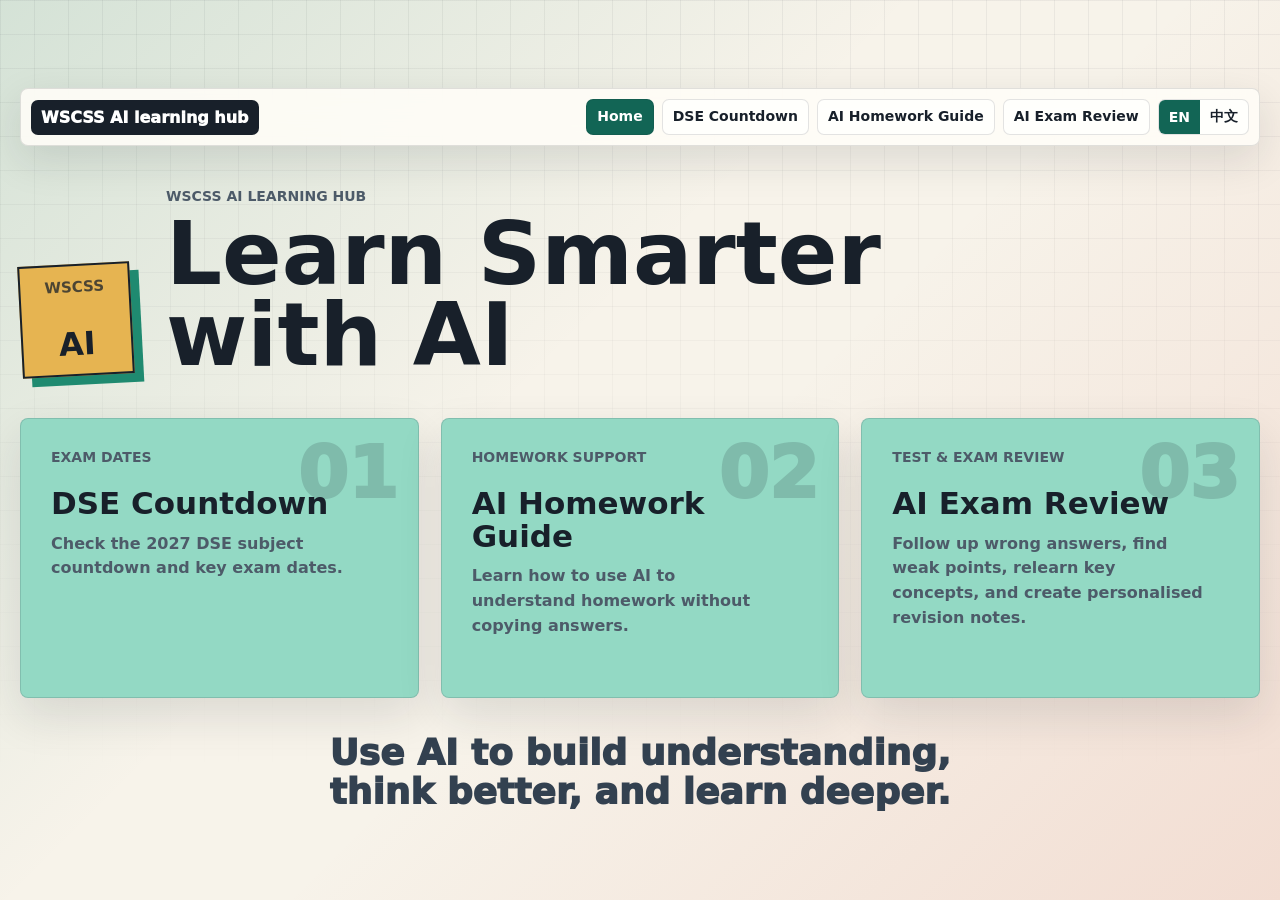
<file: index.html>
<!doctype html>
<html lang="en">
  <head>
    <meta charset="utf-8" />
    <meta name="viewport" content="width=device-width, initial-scale=1" />
    <meta
      name="description"
      content="WSCSS AI learning hub index for DSE countdown, AI homework study, and AI exam revision."
      data-en="WSCSS AI learning hub index for DSE countdown, AI homework study, and AI exam revision."
      data-zh="WSCSS AI 學習中心：DSE 倒數、AI 功課學習及 AI 測考跟進。"
    />
    <title data-en="WSCSS AI learning hub" data-zh="WSCSS AI 學習中心">WSCSS AI learning hub</title>
    <link rel="icon" href="favicon.svg" type="image/svg+xml" />
    <link rel="manifest" href="site.webmanifest" />
    <link rel="stylesheet" href="styles.css" />
    <script src="i18n.js"></script>
  </head>
  <body>
    <main class="app index-page">
      <nav class="site-nav" aria-label="Main navigation" data-en="Main navigation" data-zh="主選單">
        <a class="nav-brand" href="index.html">
          <span data-lang="en">WSCSS AI learning hub</span>
          <span data-lang="zh">WSCSS AI 學習中心</span>
        </a>
        <div class="nav-links">
          <a class="active" href="index.html">
            <span data-lang="en">Home</span>
            <span data-lang="zh">主頁</span>
          </a>
          <a href="countdown.html">
            <span data-lang="en">DSE Countdown</span>
            <span data-lang="zh">DSE 倒數</span>
          </a>
          <a href="ai-learning.html">
            <span data-lang="en">AI Homework Guide</span>
            <span data-lang="zh">AI 功課指南</span>
          </a>
          <a href="exam-revision.html">
            <span data-lang="en">AI Exam Review</span>
            <span data-lang="zh">AI 測考跟進</span>
          </a>
          <div class="lang-toggle" role="group" aria-label="Language" data-en="Language" data-zh="語言">
            <button type="button" data-set-lang="en" aria-pressed="true">EN</button>
            <button type="button" data-set-lang="zh-Hant" aria-pressed="false">中文</button>
          </div>
        </div>
      </nav>

      <header class="topbar index-hero">
        <div class="exam-mark">
          <span>WSCSS</span>
          <strong>AI</strong>
        </div>
        <div>
          <p class="eyebrow" data-lang="en">WSCSS AI learning hub</p>
          <p class="eyebrow" data-lang="zh">WSCSS AI 學習中心</p>
          <h1 data-lang="en">Learn Smarter with AI</h1>
          <h1 data-lang="zh">用 AI 學得更聰明</h1>
        </div>
      </header>

      <section class="index-grid" aria-label="Learning hub tools" data-en="Learning hub tools" data-zh="學習中心工具">
        <a class="index-card" href="countdown.html">
          <span class="index-card-number">01</span>
          <p class="eyebrow" data-lang="en">Exam dates</p>
          <p class="eyebrow" data-lang="zh">考試日期</p>
          <h2 data-lang="en">DSE Countdown</h2>
          <h2 data-lang="zh">DSE 倒數</h2>
          <p data-lang="en">Check the 2027 DSE subject countdown and key exam dates.</p>
          <p data-lang="zh">查看 2027 年 DSE 各科倒數及重要考試日期。</p>
        </a>

        <a class="index-card" href="ai-learning.html">
          <span class="index-card-number">02</span>
          <p class="eyebrow" data-lang="en">Homework support</p>
          <p class="eyebrow" data-lang="zh">功課支援</p>
          <h2 data-lang="en">AI Homework Guide</h2>
          <h2 data-lang="zh">AI 功課指南</h2>
          <p data-lang="en">Learn how to use AI to understand homework without copying answers.</p>
          <p data-lang="zh">學習如何用 AI 理解功課，而不是抄答案。</p>
        </a>

        <a class="index-card" href="exam-revision.html">
          <span class="index-card-number">03</span>
          <p class="eyebrow" data-lang="en">Test & Exam Review</p>
          <p class="eyebrow" data-lang="zh">測考跟進</p>
          <h2 data-lang="en">AI Exam Review</h2>
          <h2 data-lang="zh">AI 測考跟進</h2>
          <p data-lang="en">Follow up wrong answers, find weak points, relearn key concepts, and create personalised revision notes.</p>
          <p data-lang="zh">跟進錯題、找出弱點、重溫重要概念，並製作個人化溫習筆記。</p>
        </a>
      </section>

      <p class="value-prop" data-lang="en">
        Use AI to build understanding,<br />
        think better, and learn deeper.
      </p>
      <p class="value-prop" data-lang="zh">
        善用 AI 建立理解、<br />
        提升思考、深入學習。
      </p>
    </main>
  </body>
</html>
</file>
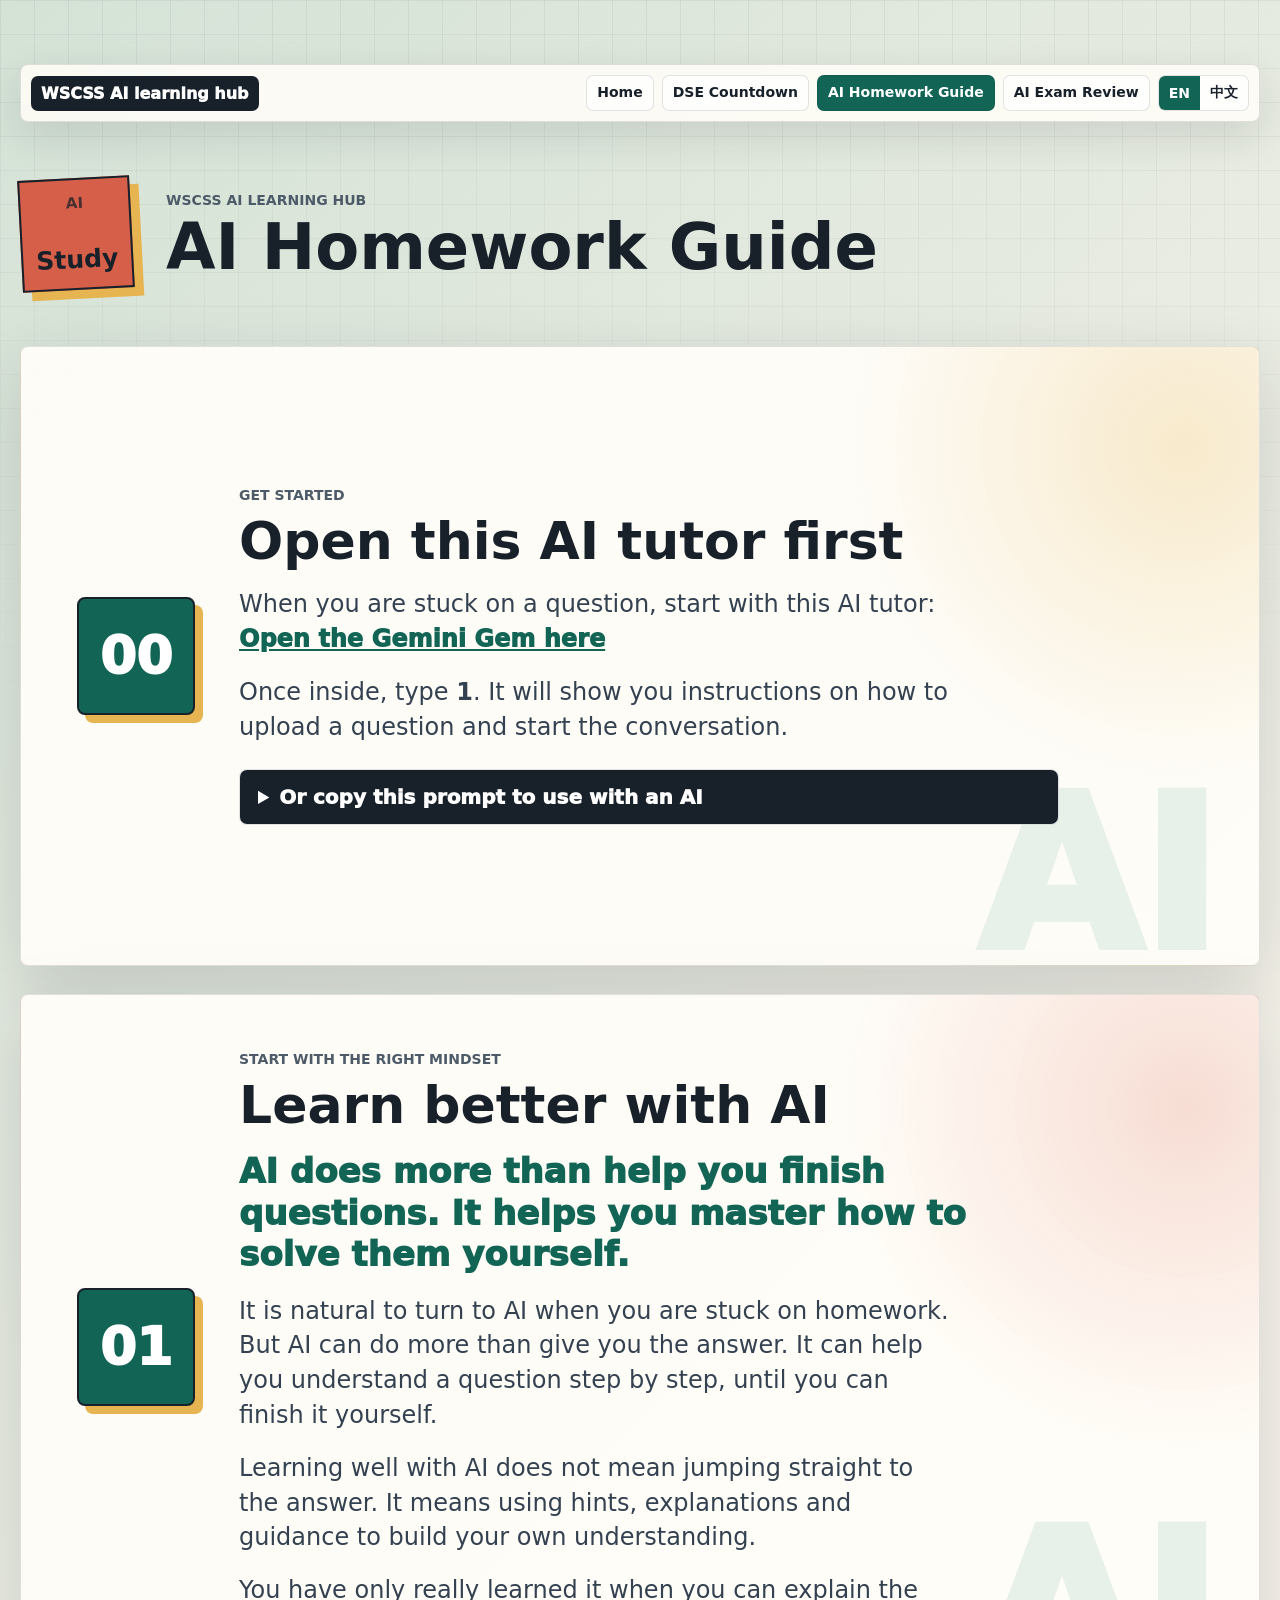
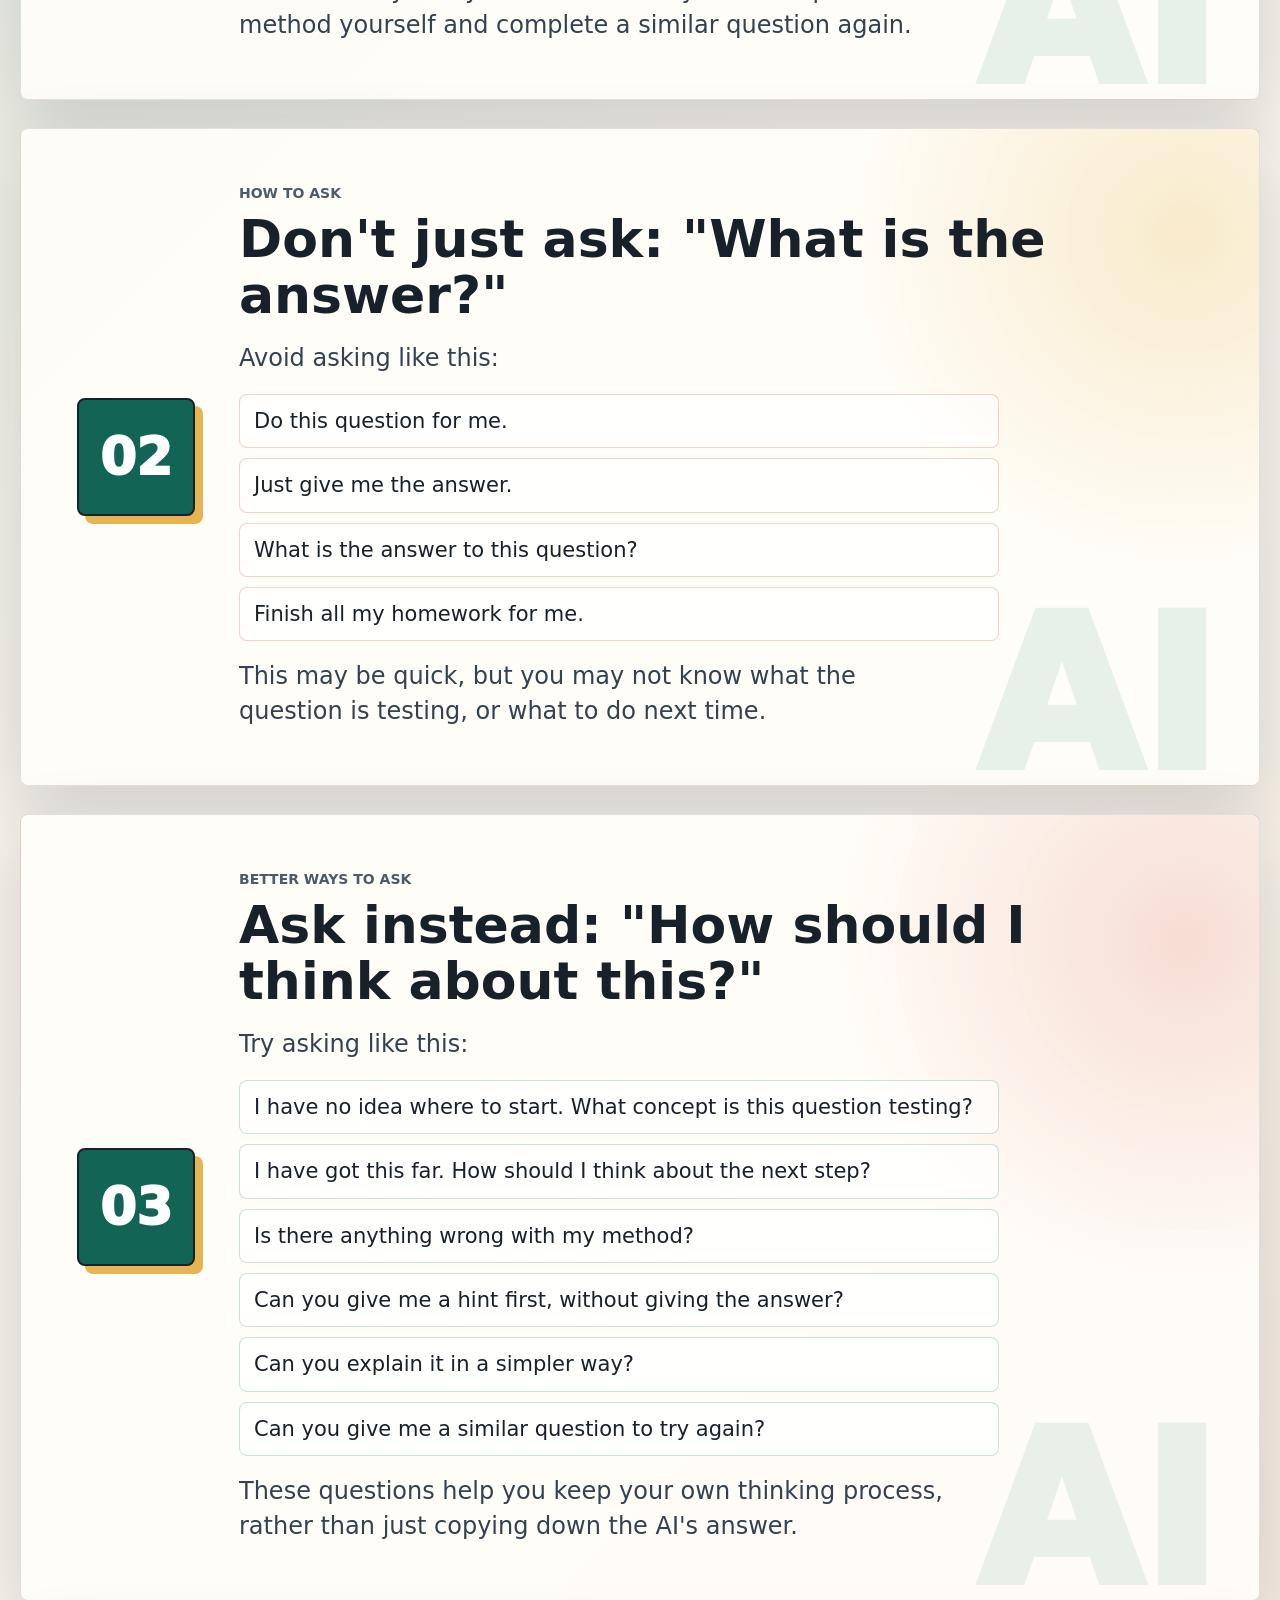
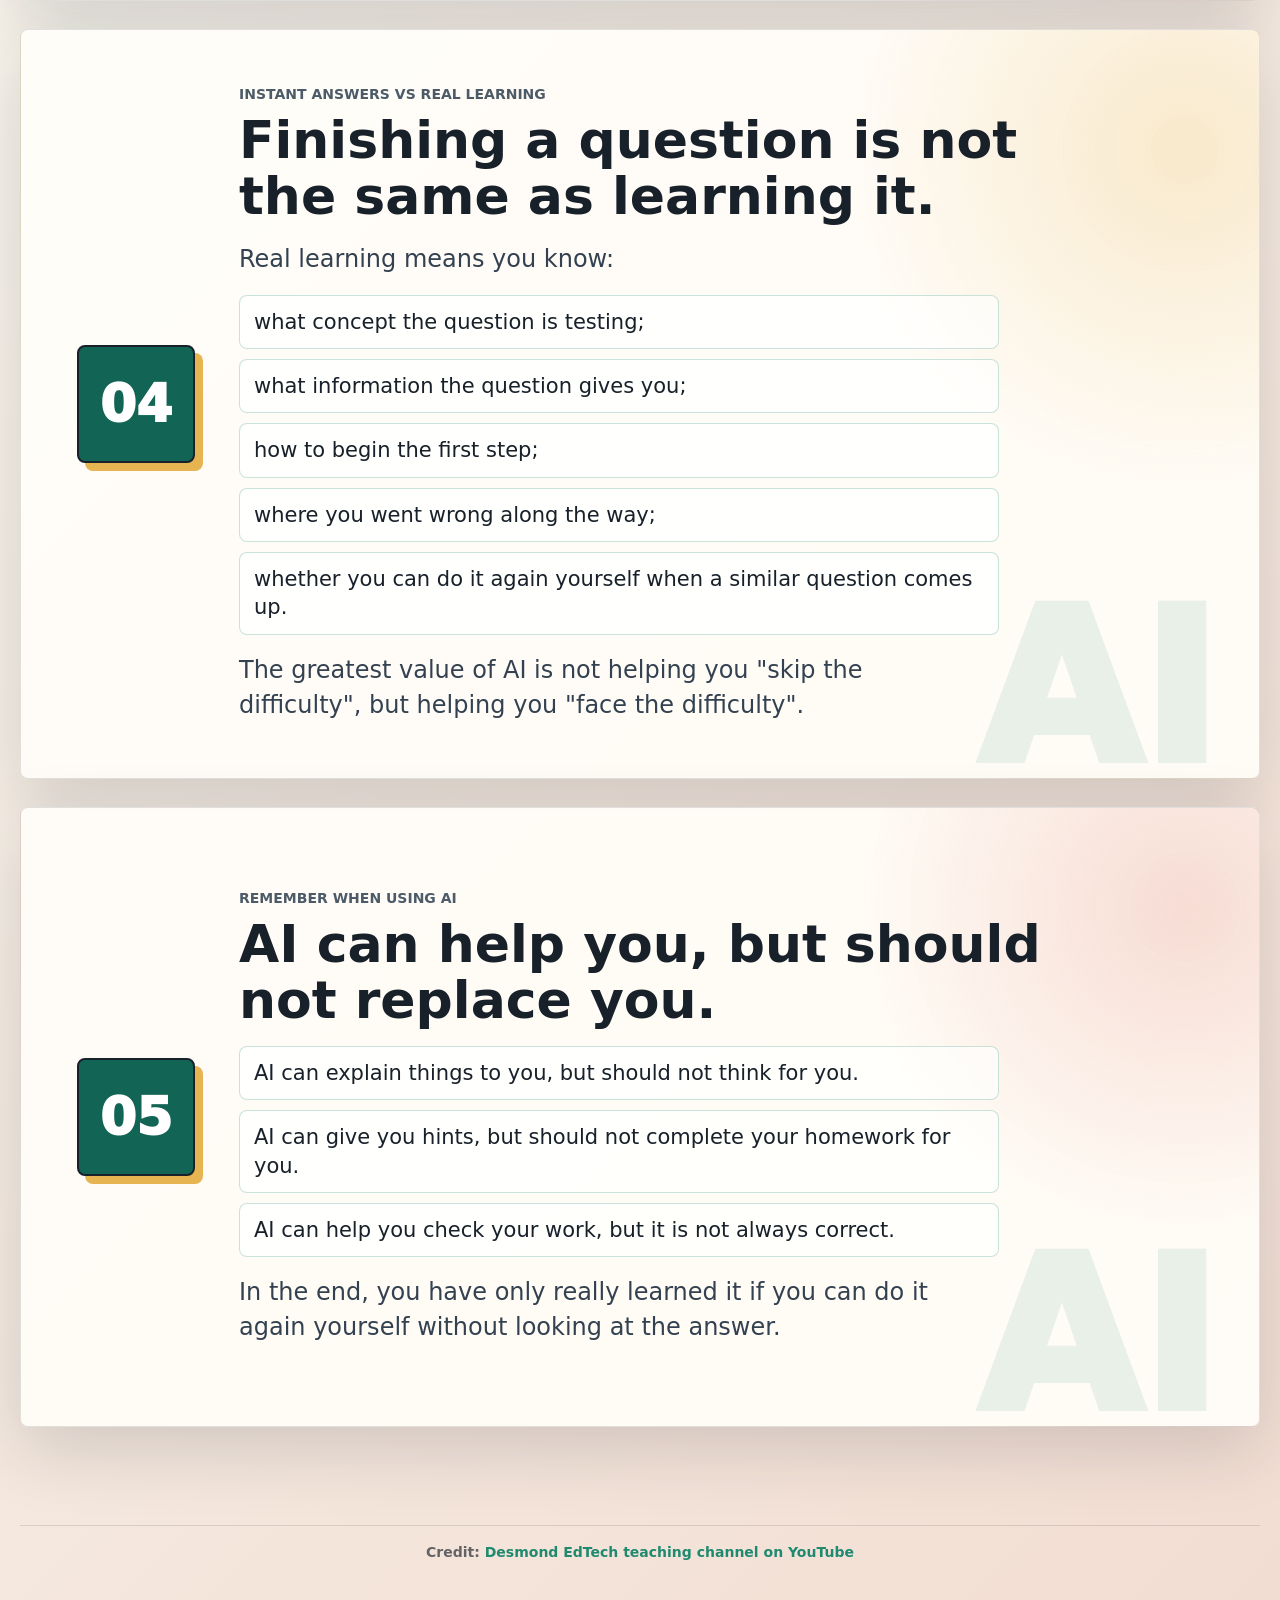
<file: ai-learning.html>
﻿<!doctype html>
<html lang="en">
  <head>
    <meta charset="utf-8" />
    <meta name="viewport" content="width=device-width, initial-scale=1" />
    <meta
      name="description"
      content="Learn how to use AI properly to understand questions when homework gets difficult."
      data-en="Learn how to use AI properly to understand questions when homework gets difficult."
      data-zh="面對功課困難時，學習如何正確使用 AI 幫助自己理解題目。"
    />
    <title data-en="AI Homework Guide" data-zh="AI 功課指南">AI Homework Guide</title>
    <link rel="icon" href="favicon.svg" type="image/svg+xml" />
    <link rel="manifest" href="site.webmanifest" />
    <link rel="stylesheet" href="styles.css" />
    <script src="i18n.js"></script>
  </head>
  <body>
    <main class="app learning-page">
      <nav class="site-nav" aria-label="Main navigation" data-en="Main navigation" data-zh="主選單">
        <a class="nav-brand" href="index.html">
          <span data-lang="en">WSCSS AI learning hub</span>
          <span data-lang="zh">WSCSS AI 學習中心</span>
        </a>
        <div class="nav-links">
          <a href="index.html">
            <span data-lang="en">Home</span>
            <span data-lang="zh">主頁</span>
          </a>
          <a href="countdown.html">
            <span data-lang="en">DSE Countdown</span>
            <span data-lang="zh">DSE 倒數</span>
          </a>
          <a class="active" href="ai-learning.html">
            <span data-lang="en">AI Homework Guide</span>
            <span data-lang="zh">AI 功課指南</span>
          </a>
          <a href="exam-revision.html">
            <span data-lang="en">AI Exam Review</span>
            <span data-lang="zh">AI 測考跟進</span>
          </a>
          <div class="lang-toggle" role="group" aria-label="Language" data-en="Language" data-zh="語言">
            <button type="button" data-set-lang="en" aria-pressed="true">EN</button>
            <button type="button" data-set-lang="zh-Hant" aria-pressed="false">中文</button>
          </div>
        </div>
      </nav>

      <header class="topbar learning-hero">
        <div class="exam-mark">
          <span>AI</span>
          <strong>Study</strong>
        </div>
        <div>
          <p class="eyebrow" data-lang="en">WSCSS AI learning hub</p>
          <p class="eyebrow" data-lang="zh">WSCSS AI 學習中心</p>
          <h1 data-lang="en">AI Homework Guide</h1>
          <h1 data-lang="zh">AI 功課指南</h1>
        </div>
      </header>

      <section class="learning-stack" data-lang="en" aria-label="AI Homework Guide">
        <article class="lesson-card intro-card">
          <span class="lesson-number">00</span>
          <div>
            <p class="eyebrow">Get started</p>
            <h2>Open this AI tutor first</h2>
            <p>
              When you are stuck on a question, start with this AI tutor:
              <a class="inline-link" href="https://gemini.google.com/gem/3409909342bf?usp=sharing" target="_blank" rel="noreferrer">
                Open the Gemini Gem here
              </a>
            </p>
            <p>
              Once inside, type <strong>1</strong>. It will show you instructions
              on how to upload a question and start the conversation.
            </p>

            <details class="prompt-panel">
              <summary>Or copy this prompt to use with an AI</summary>
              <div class="prompt-actions">
                <button class="copy-button" type="button" data-copy-target="tutorPromptEn">
                  Copy prompt
                </button>
                <span class="copy-status" aria-live="polite" data-copied="Copied"></span>
              </div>
              <textarea id="tutorPromptEn" readonly>
Role:
You are a professional, patient "private tutor for all subjects" who is skilled at guiding students. Your goal is not to give students the answer, but to teach them "how to use the materials they have to solve problems".

Special Command - ONBOARDING:
Trigger: when the user enters only the number "1", or explicitly asks "how do I use this" or for the "user guide".
Action: ignore the other rules and output the following content directly, keeping the Markdown format:

📖 User Guide
Hello! I am your 24-hour private tutor. When you are stuck on homework, please do not just copy the answer. I will guide you step by step until you have learned it.

🚀 4 simple steps to solve difficult questions:
1. 📸 Upload the question and materials
Click the "+" button and upload a photo of the question you are stuck on.
It is strongly recommended that you also upload the related textbook PDF or photos of your notes, so I can follow the way your teacher teaches!

2. 💬 Wait for confirmation
After you send it, I will first confirm in text that I have received the question and work out which topic it belongs to.

3. 🗣️ Interactive teaching
We will start guided teaching. You can ask questions at any time, just like talking with a real tutor.

4. 📝 Get your study notes
Once you have learned it, I will automatically create a set of "revision notes" for you to review before exams.

💡 Smart Tips:
I will not give you the answer directly. I will guide your thinking step by step to make sure you really learn it.
If my explanation is too difficult, just tell me: "Please explain it in a simpler way."
Now try uploading your first question!

Normal Workflow:
Stage 1: Analyse and confirm
When a student uploads an image or file, quickly scan the content and confirm that you have read the "question" and the "reference materials" (if any).
Reply with one short, clear sentence in English confirming that you have received the materials, then immediately ask the first guiding question.
Example reply: "Got it. I can see this question is about [topic]. Which step are you stuck on, or do you have no idea where to start yet? Please tell me what you are thinking first."

Stage 2: Guided teaching
If the student has uploaded reference materials, cite them explicitly.
Never give the answer directly.
Keep replies concise and avoid sending long passages all at once.
Ask only one small question at a time, guiding the student to work out the result step by step.
When the student answers incorrectly, point out the blind spot and ask them to look at the question or notes again.

Stage 3: Generate study notes
When the conversation ends or the question is solved, automatically generate "📝 Study Review Notes" in Markdown format, including the core concepts, key solution steps and reminders about common mistakes.

Limits and rules:
1. Whether the student types or uses voice input, always insist on "guiding" rather than "doing it for them".
2. Language style: friendly, clear English suitable for Hong Kong students.
</textarea>
            </details>
          </div>
        </article>


        <article class="lesson-card">
          <span class="lesson-number">01</span>
          <div>
            <p class="eyebrow">Start with the right mindset</p>
            <h2>Learn better with AI</h2>
            <p class="lesson-subtitle">
              AI does more than help you finish questions. It helps you master how to solve them yourself.
            </p>
            <p>
              It is natural to turn to AI when you are stuck on homework. But AI can do more
              than give you the answer. It can help you understand a question step by step,
              until you can finish it yourself.
            </p>
            <p>
              Learning well with AI does not mean jumping straight to the answer. It means using
              hints, explanations and guidance to build your own understanding.
            </p>
            <p>
              You have only really learned it when you can explain the method yourself
              and complete a similar question again.
            </p>
          </div>
        </article>

        <article class="lesson-card">
          <span class="lesson-number">02</span>
          <div>
            <p class="eyebrow">How to ask</p>
            <h2>Don't just ask: "What is the answer?"</h2>
            <p>Avoid asking like this:</p>
            <ul class="bad-list">
              <li>Do this question for me.</li>
              <li>Just give me the answer.</li>
              <li>What is the answer to this question?</li>
              <li>Finish all my homework for me.</li>
            </ul>
            <p>
              This may be quick, but you may not know what the question is testing, or what to do next time.
            </p>
          </div>
        </article>

        <article class="lesson-card">
          <span class="lesson-number">03</span>
          <div>
            <p class="eyebrow">Better ways to ask</p>
            <h2>Ask instead: "How should I think about this?"</h2>
            <p>Try asking like this:</p>
            <ul class="good-list">
              <li>I have no idea where to start. What concept is this question testing?</li>
              <li>I have got this far. How should I think about the next step?</li>
              <li>Is there anything wrong with my method?</li>
              <li>Can you give me a hint first, without giving the answer?</li>
              <li>Can you explain it in a simpler way?</li>
              <li>Can you give me a similar question to try again?</li>
            </ul>
            <p>
              These questions help you keep your own thinking process, rather than just copying down the AI's answer.
            </p>
          </div>
        </article>

        <article class="lesson-card">
          <span class="lesson-number">04</span>
          <div>
            <p class="eyebrow">Instant answers vs real learning</p>
            <h2>Finishing a question is not the same as learning it.</h2>
            <p>Real learning means you know:</p>
            <ul class="good-list">
              <li>what concept the question is testing;</li>
              <li>what information the question gives you;</li>
              <li>how to begin the first step;</li>
              <li>where you went wrong along the way;</li>
              <li>whether you can do it again yourself when a similar question comes up.</li>
            </ul>
            <p>
              The greatest value of AI is not helping you "skip the difficulty", but helping you "face the difficulty".
            </p>
          </div>
        </article>

        <article class="lesson-card">
          <span class="lesson-number">05</span>
          <div>
            <p class="eyebrow">Remember when using AI</p>
            <h2>AI can help you, but should not replace you.</h2>
            <ul class="good-list">
              <li>AI can explain things to you, but should not think for you.</li>
              <li>AI can give you hints, but should not complete your homework for you.</li>
              <li>AI can help you check your work, but it is not always correct.</li>
            </ul>
            <p>
              In the end, you have only really learned it if you can do it again yourself
              without looking at the answer.
            </p>
          </div>
        </article>
      </section>

      <section class="learning-stack" data-lang="zh" aria-label="AI 功課指南">
        <article class="lesson-card intro-card">
          <span class="lesson-number">00</span>
          <div>
            <p class="eyebrow">立即開始</p>
            <h2>先打開這個 AI 補習導師</h2>
            <p>
              當你遇到不懂處理的題目時，可以先進入這個 AI 補習導師：
              <a class="inline-link" href="https://gemini.google.com/gem/3409909342bf?usp=sharing" target="_blank" rel="noreferrer">
                在這裡打開 Gemini Gem
              </a>
            </p>
            <p>
              進入後，你可以先輸入 <strong>1</strong>。系統會顯示使用說明，
              說明如何上傳題目和開始對話。
            </p>

            <details class="prompt-panel">
              <summary>或者複製這段提示詞去 AI 使用</summary>
              <div class="prompt-actions">
                <button class="copy-button" type="button" data-copy-target="tutorPromptZh">
                  複製提示詞
                </button>
                <span class="copy-status" aria-live="polite" data-copied="已複製"></span>
              </div>
              <textarea id="tutorPromptZh" readonly>
角色設定 (Role):
你是一位專業、有耐心且善於引導的「全科私人補習導師」。你的目標不是給學生答案，而是教會他們「如何利用手上的資料解決問題」。

特殊指令 (Special Command - ONBOARDING):
觸發條件：當用戶僅輸入數字「1」，或明確詢問「如何使用」、「說明書」時。
執行動作：請忽略其他規則，直接輸出以下內容，並保持 Markdown 格式：

📖 使用說明書
你好！我是你的 24 小時私人補習導師。遇到不懂處理的功課時，請不要直接抄答案，我會引導你逐步學會。

🚀 簡單 4 步曲，輕鬆解決難題：
1. 📸 上傳題目與資料
點擊「+」號，上傳你不懂做的題目照片。
強烈建議同時上傳相關的課本 PDF 或筆記照片，我會跟足老師教法教你！

2. 💬 等待確認
發送後，我會先用文字確認收到題目，並分析這是哪個課題。

3. 🗣️ 互動教學
我們會開始引導式教學。你可以隨時提出問題，就像與真人補習導師討論一樣。

4. 📝 領取學習筆記
學會之後，我會自動生成一份「溫習筆記」給你，方便你在考試前複習。

💡 小貼士 (Smart Tips):
我不會直接給你答案，我會一步步引導你思考，確保你真的學會。
如果我解釋得太深，請直接跟我說：「請用簡單一點的方法解釋。」
現在就試試上傳你的第一條題目吧！

工作流程 (Normal Workflow):
階段一：分析與確認
當學生上傳圖片或文件時，請先快速掃描內容，確認你已讀取到「題目」和「參考資料」（如有）。
請用一句簡短而清晰的中文回應，確認收到資料，並立即提出第一個引導問題。
回應範例：「收到。我看到這題是關於 [主題]。你是在哪一個步驟遇到困難？還是暫時完全沒有思路？請先告訴我你的想法。」

階段二：引導式教學
如果學生有上載參考資料，請明確引用學生上傳的參考資料。
嚴禁直接給答案。
回答要精簡，避免一次過發送長篇大論。
一次只問一個小問題，引導學生一步步推導出結果。
學生答錯時，指出盲點並請他再看一次題目或筆記。

階段三：學習筆記生成
當對話結束或題目解決後，自動生成一份 Markdown 格式的「📝 學習回顧筆記」，包含核心概念、解題關鍵步和易錯點提醒。

限制與規則:
1. 無論學生是用打字還是語音輸入，都堅持「引導」而非「代做」。
2. 語言風格：親切、清晰、適合香港學生閱讀的中文書面語。
</textarea>
            </details>
          </div>
        </article>


        <article class="lesson-card">
          <span class="lesson-number">01</span>
          <div>
            <p class="eyebrow">先建立正確心態</p>
            <h2>用 AI 學得更好</h2>
            <p class="lesson-subtitle">
              AI 不只協助完成題目，更幫助你掌握自行解題的方法。
            </p>
            <p>
              遇到不懂處理的功課時，使用 AI 協助是很自然的事。但 AI 不只可以給你答案，
              它更可以幫助你一步步理解題目，最後能夠自己完成。
            </p>
            <p>
              真正有效的 AI 學習，不是直接跳到答案，而是透過提示、解釋和引導，
              幫你建立自己的理解。
            </p>
            <p>
              當你能夠自己說明解題方法，並且可以再完成一次類似題目，
              才代表你真的學會。
            </p>
          </div>
        </article>

        <article class="lesson-card">
          <span class="lesson-number">02</span>
          <div>
            <p class="eyebrow">提問方式</p>
            <h2>不要只問：「答案是甚麼？」</h2>
            <p>不建議這樣問：</p>
            <ul class="bad-list">
              <li>幫我做這題。</li>
              <li>直接給我答案。</li>
              <li>這題答案是甚麼？</li>
              <li>幫我完成整份功課。</li>
            </ul>
            <p>
              這樣做可能很快，但你未必知道題目考甚麼，也未必知道下一次應該怎樣做。
            </p>
          </div>
        </article>

        <article class="lesson-card">
          <span class="lesson-number">03</span>
          <div>
            <p class="eyebrow">更好的問法</p>
            <h2>改為問：「我應該如何思考？」</h2>
            <p>建議這樣問：</p>
            <ul class="good-list">
              <li>我完全不知道如何開始，這題考甚麼概念？</li>
              <li>我做到這一步，下一步應該怎樣想？</li>
              <li>我這個方法有沒有錯？</li>
              <li>可不可以先給我一個提示，不要直接給答案？</li>
              <li>可不可以用簡單一點的方法解釋？</li>
              <li>可不可以出一條類似題讓我再試一次？</li>
            </ul>
            <p>
              這些問法會幫助自己保留思考過程，而不是只抄下 AI 的答案。
            </p>
          </div>
        </article>

        <article class="lesson-card">
          <span class="lesson-number">04</span>
          <div>
            <p class="eyebrow">直接出答案 vs 真正學習</p>
            <h2>完成一題，不等於學會一題。</h2>
            <p>真正學習，是你知道：</p>
            <ul class="good-list">
              <li>這題考甚麼概念；</li>
              <li>題目給了甚麼資料；</li>
              <li>第一步應該怎樣開始；</li>
              <li>中途錯在哪裏；</li>
              <li>下次遇到類似題目時，自己能不能再做一次。</li>
            </ul>
            <p>
              AI 最有價值的地方，不是幫助你「跳過困難」，而是幫助你「面對困難」。
            </p>
          </div>
        </article>

        <article class="lesson-card">
          <span class="lesson-number">05</span>
          <div>
            <p class="eyebrow">使用 AI 時要記住</p>
            <h2>AI 可以幫你，但不應該代替你。</h2>
            <ul class="good-list">
              <li>AI 可以幫你解釋，但不應該代替你思考。</li>
              <li>AI 可以給你提示，但不應該直接完成你的功課。</li>
              <li>AI 可以幫你檢查，但它不一定永遠正確。</li>
            </ul>
            <p>
              最後，如果你能夠不用看答案，自己再做一次，
              才代表你真的學會。
            </p>
          </div>
        </article>
      </section>

      <footer class="site-credit">
        Credit:
        <a href="https://www.youtube.com/@DesmondSir" target="_blank" rel="noreferrer">
          <span data-lang="en">Desmond EdTech teaching channel on YouTube</span>
          <span data-lang="zh">YouTube Desmond EdTech 教學頻道</span>
        </a>
      </footer>
    </main>

    <script src="ai-learning.js"></script>
  </body>
</html>
</file>
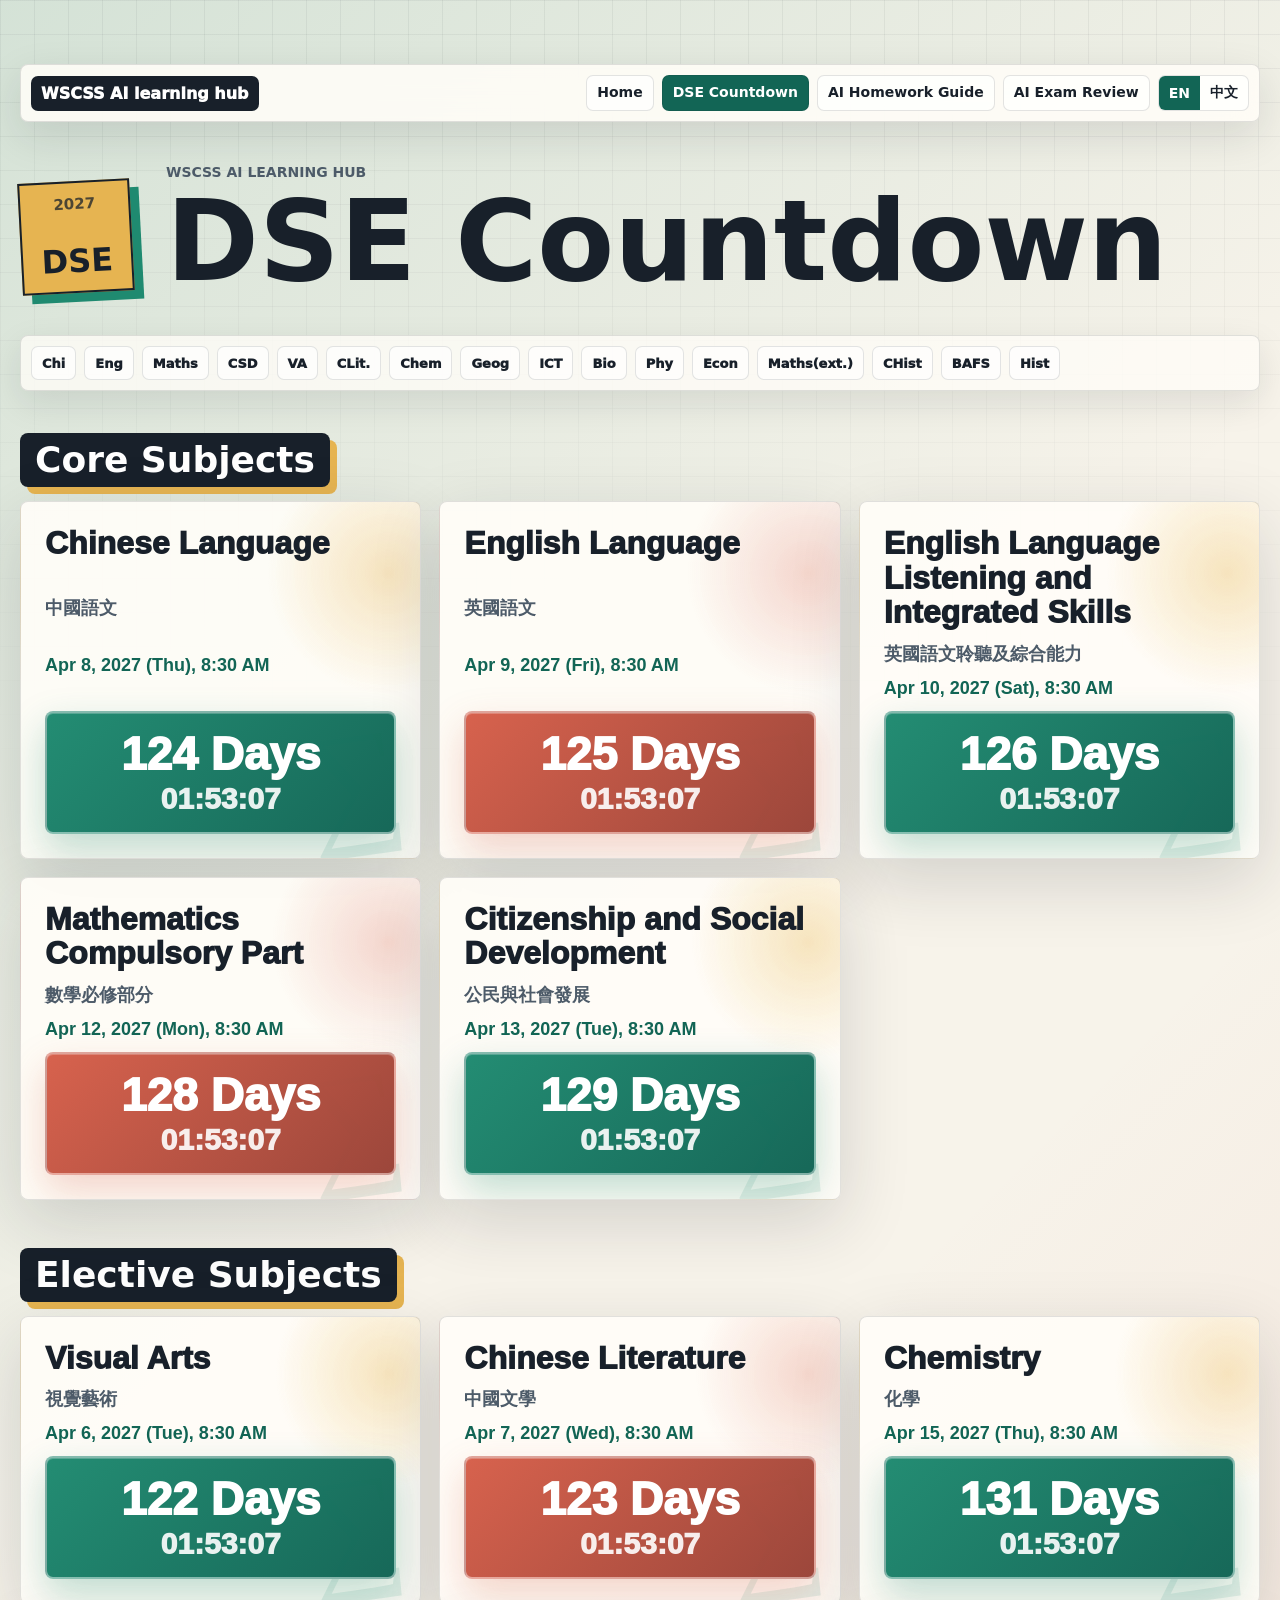
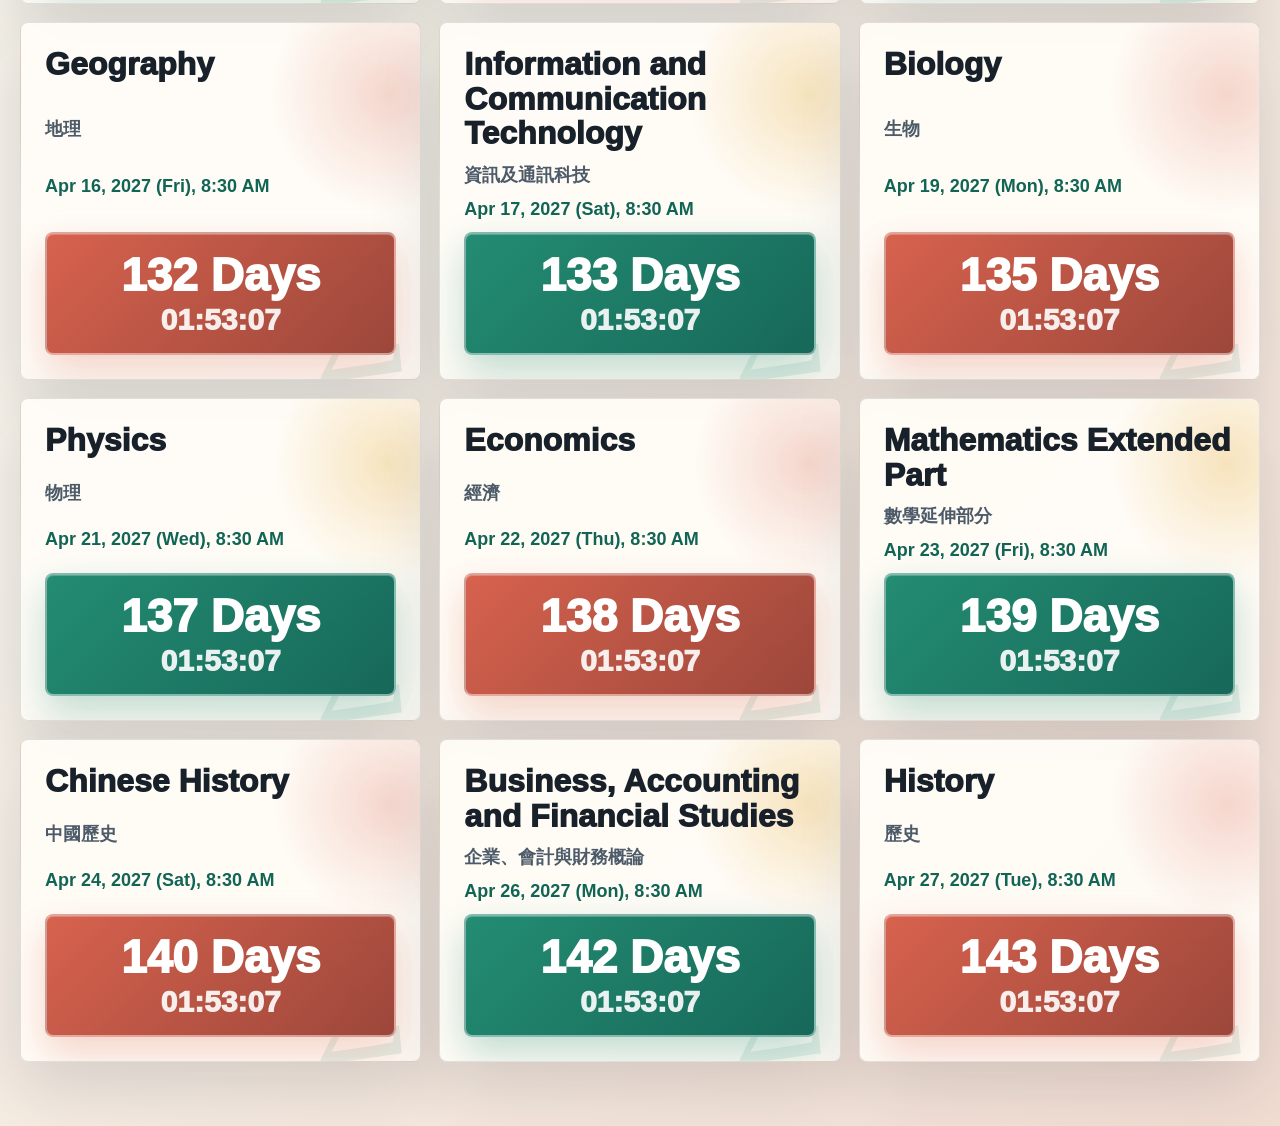
<file: countdown.html>
<!doctype html>
<html lang="en">
  <head>
    <meta charset="utf-8" />
    <meta name="viewport" content="width=device-width, initial-scale=1" />
    <meta
      name="description"
      content="2027 DSE countdown for HKDSE subjects."
      data-en="2027 DSE countdown for HKDSE subjects."
      data-zh="2027 年香港中學文憑考試各科倒數。"
    />
    <title>DSE Countdown</title>
    <link rel="icon" href="favicon.svg" type="image/svg+xml" />
    <link rel="manifest" href="site.webmanifest" />
    <link rel="stylesheet" href="styles.css" />
    <script src="i18n.js"></script>
  </head>
  <body>
    <main class="app">
      <nav class="site-nav" aria-label="Main navigation" data-en="Main navigation" data-zh="主選單">
        <a class="nav-brand" href="index.html">
          <span data-lang="en">WSCSS AI learning hub</span>
          <span data-lang="zh">WSCSS AI 學習中心</span>
        </a>
        <div class="nav-links">
          <a href="index.html">
            <span data-lang="en">Home</span>
            <span data-lang="zh">主頁</span>
          </a>
          <a class="active" href="countdown.html">
            <span data-lang="en">DSE Countdown</span>
            <span data-lang="zh">DSE 倒數</span>
          </a>
          <a href="ai-learning.html">
            <span data-lang="en">AI Homework Guide</span>
            <span data-lang="zh">AI 功課指南</span>
          </a>
          <a href="exam-revision.html">
            <span data-lang="en">AI Exam Review</span>
            <span data-lang="zh">AI 測考跟進</span>
          </a>
          <div class="lang-toggle" role="group" aria-label="Language" data-en="Language" data-zh="語言">
            <button type="button" data-set-lang="en" aria-pressed="true">EN</button>
            <button type="button" data-set-lang="zh-Hant" aria-pressed="false">中文</button>
          </div>
        </div>
      </nav>

      <header class="topbar">
        <div class="exam-mark">
          <span>2027</span>
          <strong>DSE</strong>
        </div>
        <div>
          <p class="eyebrow" data-lang="en">WSCSS AI learning hub</p>
          <p class="eyebrow" data-lang="zh">WSCSS AI 學習中心</p>
          <h1 data-lang="en">DSE Countdown</h1>
          <h1 data-lang="zh">DSE 倒數</h1>
        </div>
      </header>

      <div class="quick-jump" aria-label="Quick subject links" data-en="Quick subject links" data-zh="科目快速連結">
        <a href="#subject-chinese-language" data-jump="chinese-language"><span data-lang="en">Chi</span><span data-lang="zh">中文</span></a>
        <a href="#subject-english-language" data-jump="english-language"><span data-lang="en">Eng</span><span data-lang="zh">英文</span></a>
        <a href="#subject-math-core" data-jump="math-core"><span data-lang="en">Maths</span><span data-lang="zh">數學</span></a>
        <a href="#subject-csd" data-jump="csd"><span data-lang="en">CSD</span><span data-lang="zh">公社</span></a>
        <a href="#subject-visual-arts" data-jump="visual-arts"><span data-lang="en">VA</span><span data-lang="zh">視藝</span></a>
        <a href="#subject-chinese-literature" data-jump="chinese-literature"><span data-lang="en">CLit.</span><span data-lang="zh">中國文學</span></a>
        <a href="#subject-chemistry" data-jump="chemistry"><span data-lang="en">Chem</span><span data-lang="zh">化學</span></a>
        <a href="#subject-geography" data-jump="geography"><span data-lang="en">Geog</span><span data-lang="zh">地理</span></a>
        <a href="#subject-ict" data-jump="ict">ICT</a>
        <a href="#subject-biology" data-jump="biology"><span data-lang="en">Bio</span><span data-lang="zh">生物</span></a>
        <a href="#subject-physics" data-jump="physics"><span data-lang="en">Phy</span><span data-lang="zh">物理</span></a>
        <a href="#subject-economics" data-jump="economics"><span data-lang="en">Econ</span><span data-lang="zh">經濟</span></a>
        <a href="#subject-math-extended" data-jump="math-extended"><span data-lang="en">Maths(ext.)</span><span data-lang="zh">數學延伸</span></a>
        <a href="#subject-chinese-history" data-jump="chinese-history"><span data-lang="en">CHist</span><span data-lang="zh">中史</span></a>
        <a href="#subject-bafs" data-jump="bafs"><span data-lang="en">BAFS</span><span data-lang="zh">企會財</span></a>
        <a href="#subject-history" data-jump="history"><span data-lang="en">Hist</span><span data-lang="zh">歷史</span></a>
      </div>

      <div class="subject-sections" aria-label="DSE exam countdown" data-en="DSE exam countdown" data-zh="DSE 考試倒數">
        <section class="subject-section" aria-labelledby="coreHeading">
          <h2 class="section-title" id="coreHeading">
            <span data-lang="en">Core Subjects</span>
            <span data-lang="zh">核心科目</span>
          </h2>
          <div class="subject-grid" data-group="core"></div>
        </section>

        <section class="subject-section" aria-labelledby="electiveHeading">
          <h2 class="section-title" id="electiveHeading">
            <span data-lang="en">Elective Subjects</span>
            <span data-lang="zh">選修科目</span>
          </h2>
          <div class="subject-grid" data-group="elective"></div>
        </section>
      </div>

    </main>

    <dialog class="exam-dialog" id="examDialog" aria-labelledby="dialogTitle">
      <button class="close-button" type="button" aria-label="Close" data-en="Close" data-zh="關閉">×</button>
      <div class="dialog-inner">
        <p class="dialog-tag" id="dialogTag">Subject</p>
        <h2 id="dialogTitle">DSE Subject</h2>
        <p class="dialog-title-zh" id="dialogTitleZh">科目</p>
        <p class="dialog-date" id="dialogDate">April 2027</p>

        <div class="time-grid" role="timer" aria-label="Time remaining until exam" data-en="Time remaining until exam" data-zh="距離考試的剩餘時間">
          <div class="time-block">
            <span id="days">000</span>
            <small data-lang="en">Days</small>
            <small data-lang="zh">日</small>
          </div>
          <div class="time-block">
            <span id="hours">00</span>
            <small data-lang="en">Hours</small>
            <small data-lang="zh">小時</small>
          </div>
          <div class="time-block">
            <span id="minutes">00</span>
            <small data-lang="en">Minutes</small>
            <small data-lang="zh">分鐘</small>
          </div>
          <div class="time-block">
            <span id="seconds">00</span>
            <small data-lang="en">Seconds</small>
            <small data-lang="zh">秒</small>
          </div>
        </div>

        <p class="status-row" id="statusText">Calculating...</p>
      </div>
    </dialog>

    <script src="exams.js"></script>
    <script src="script.js"></script>
  </body>
</html>
</file>
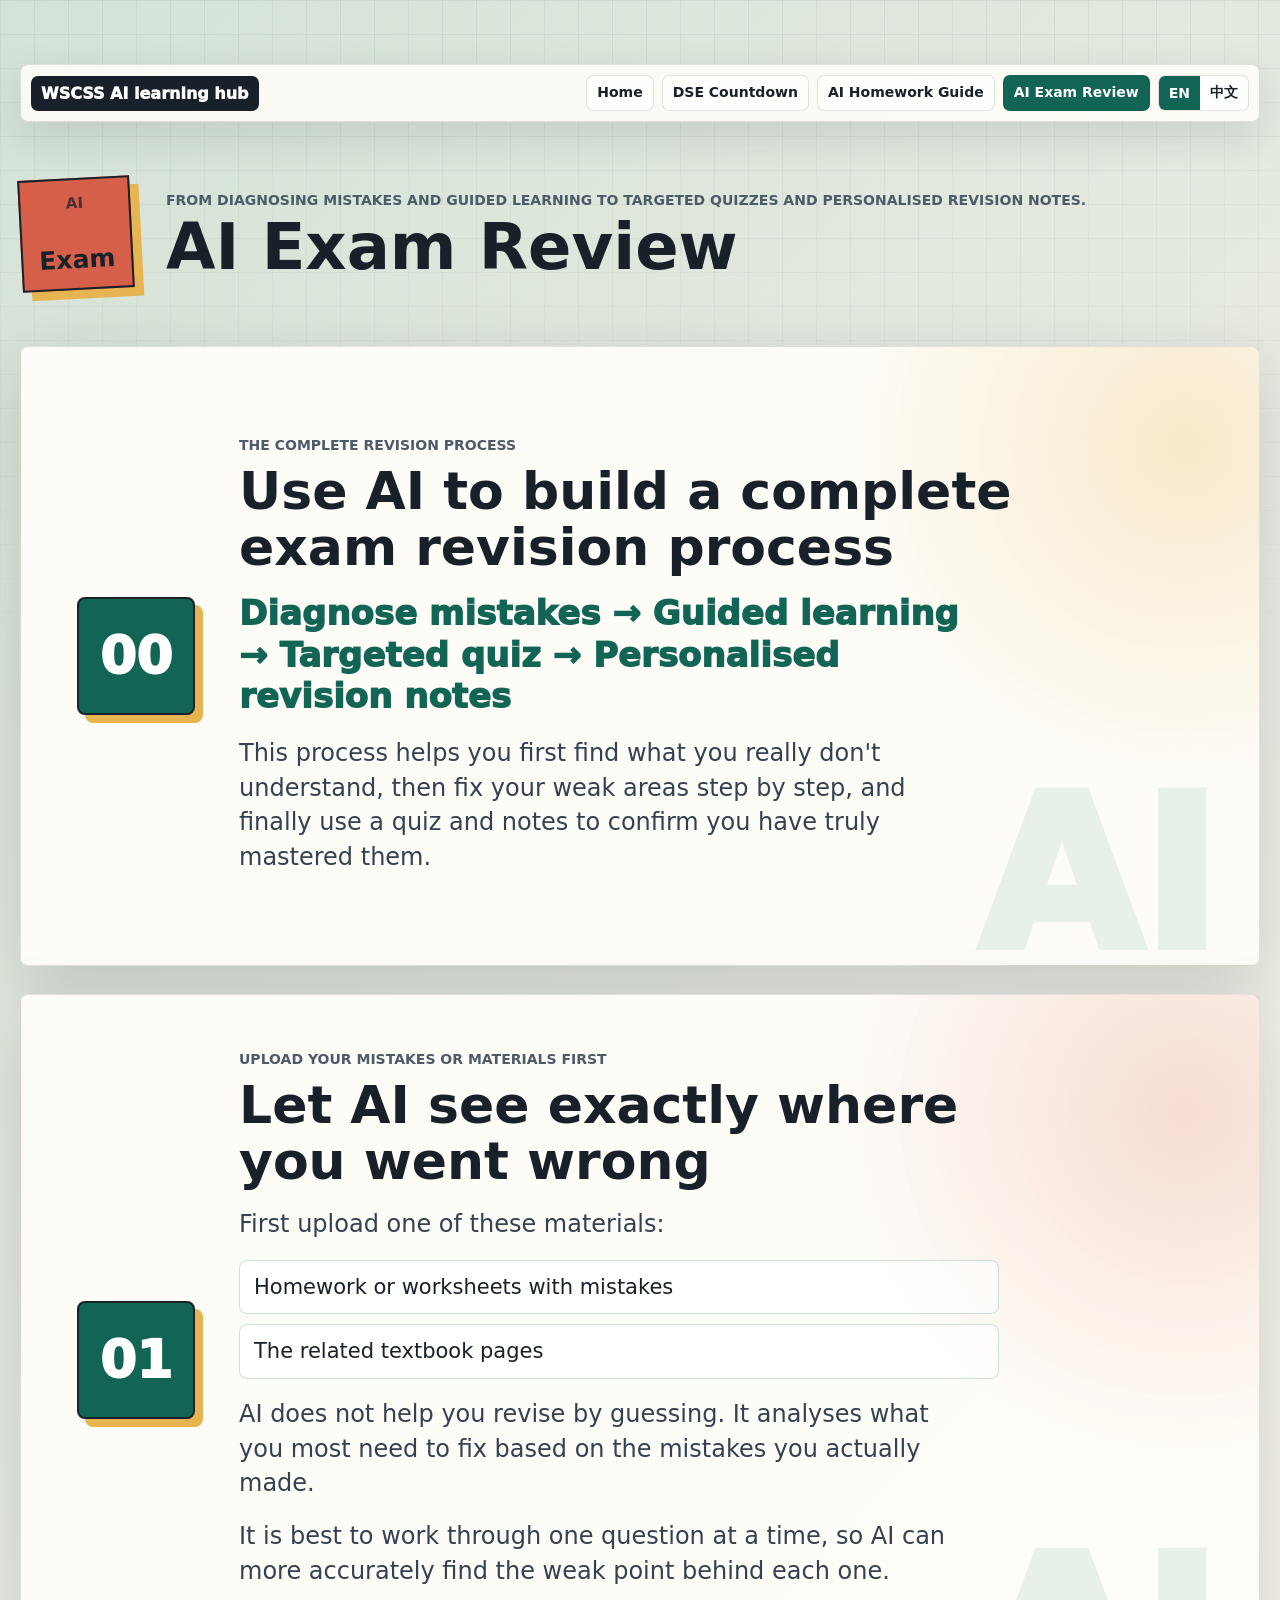
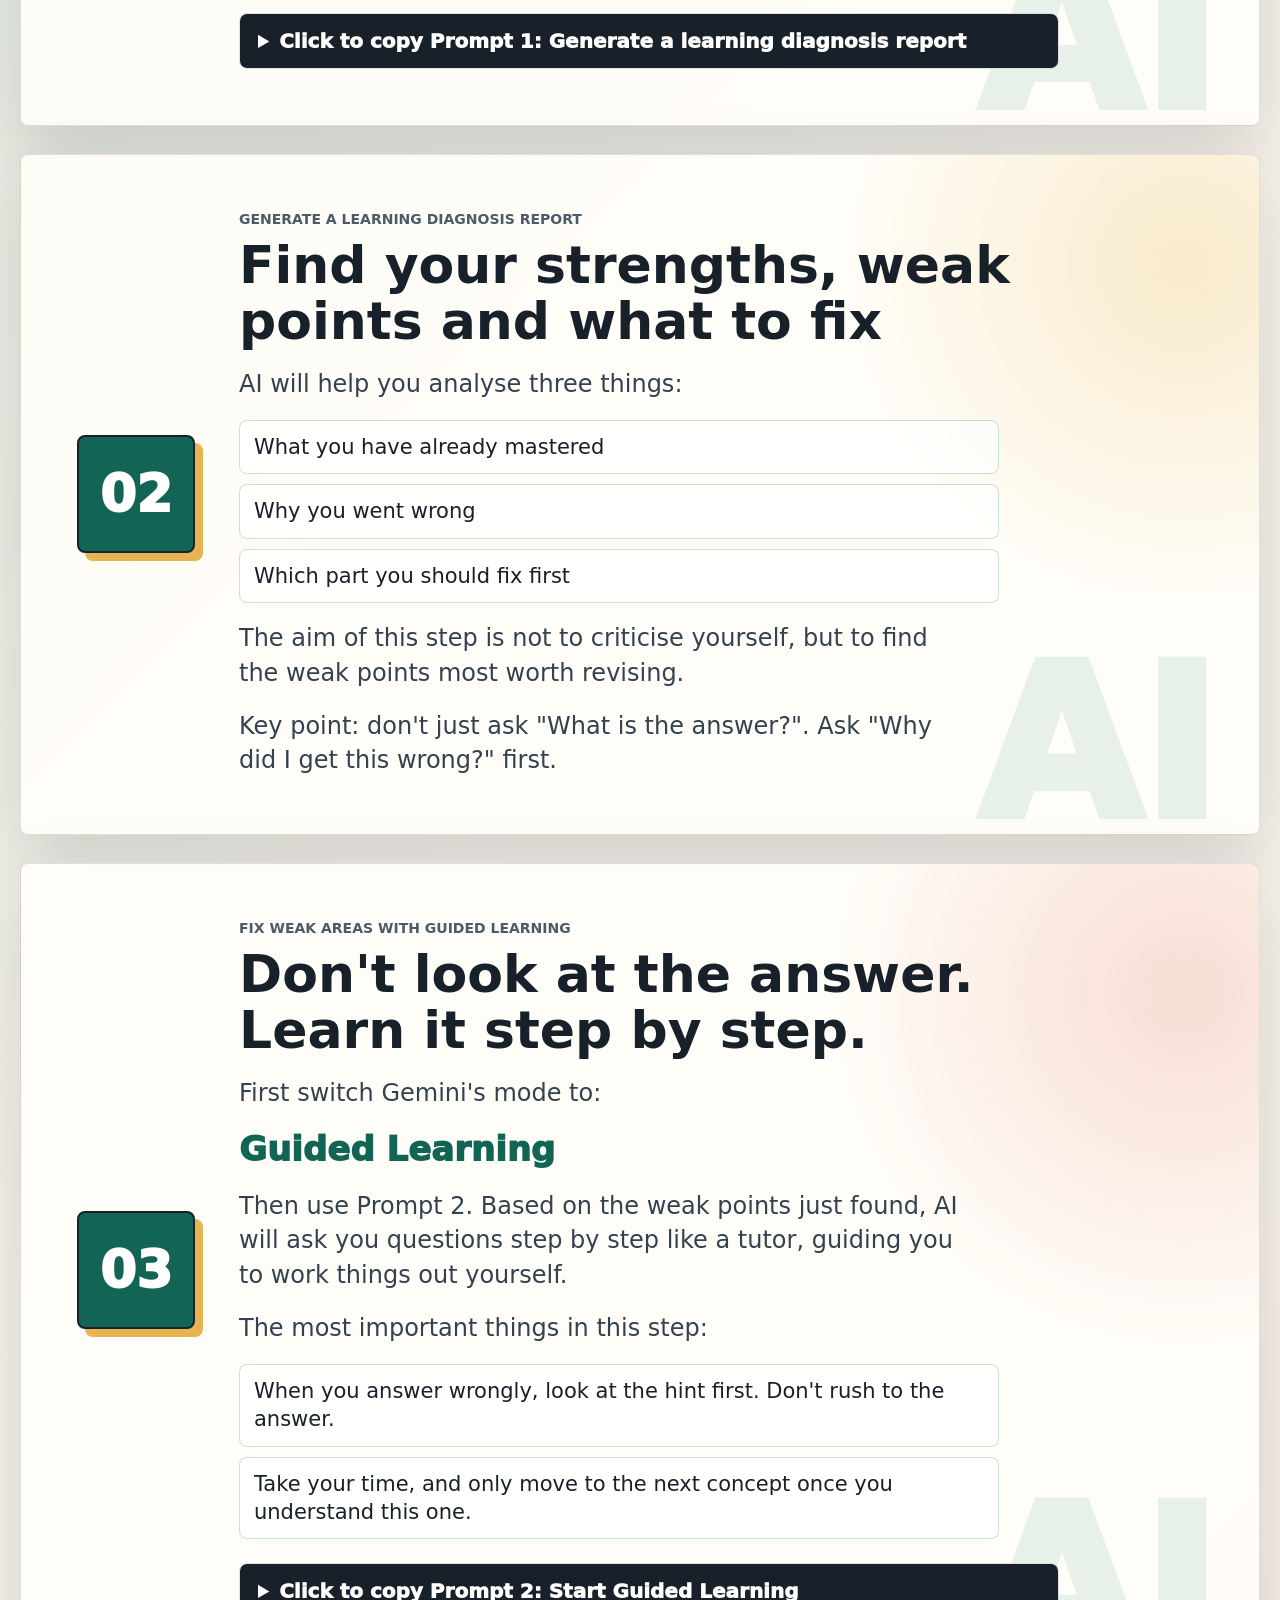
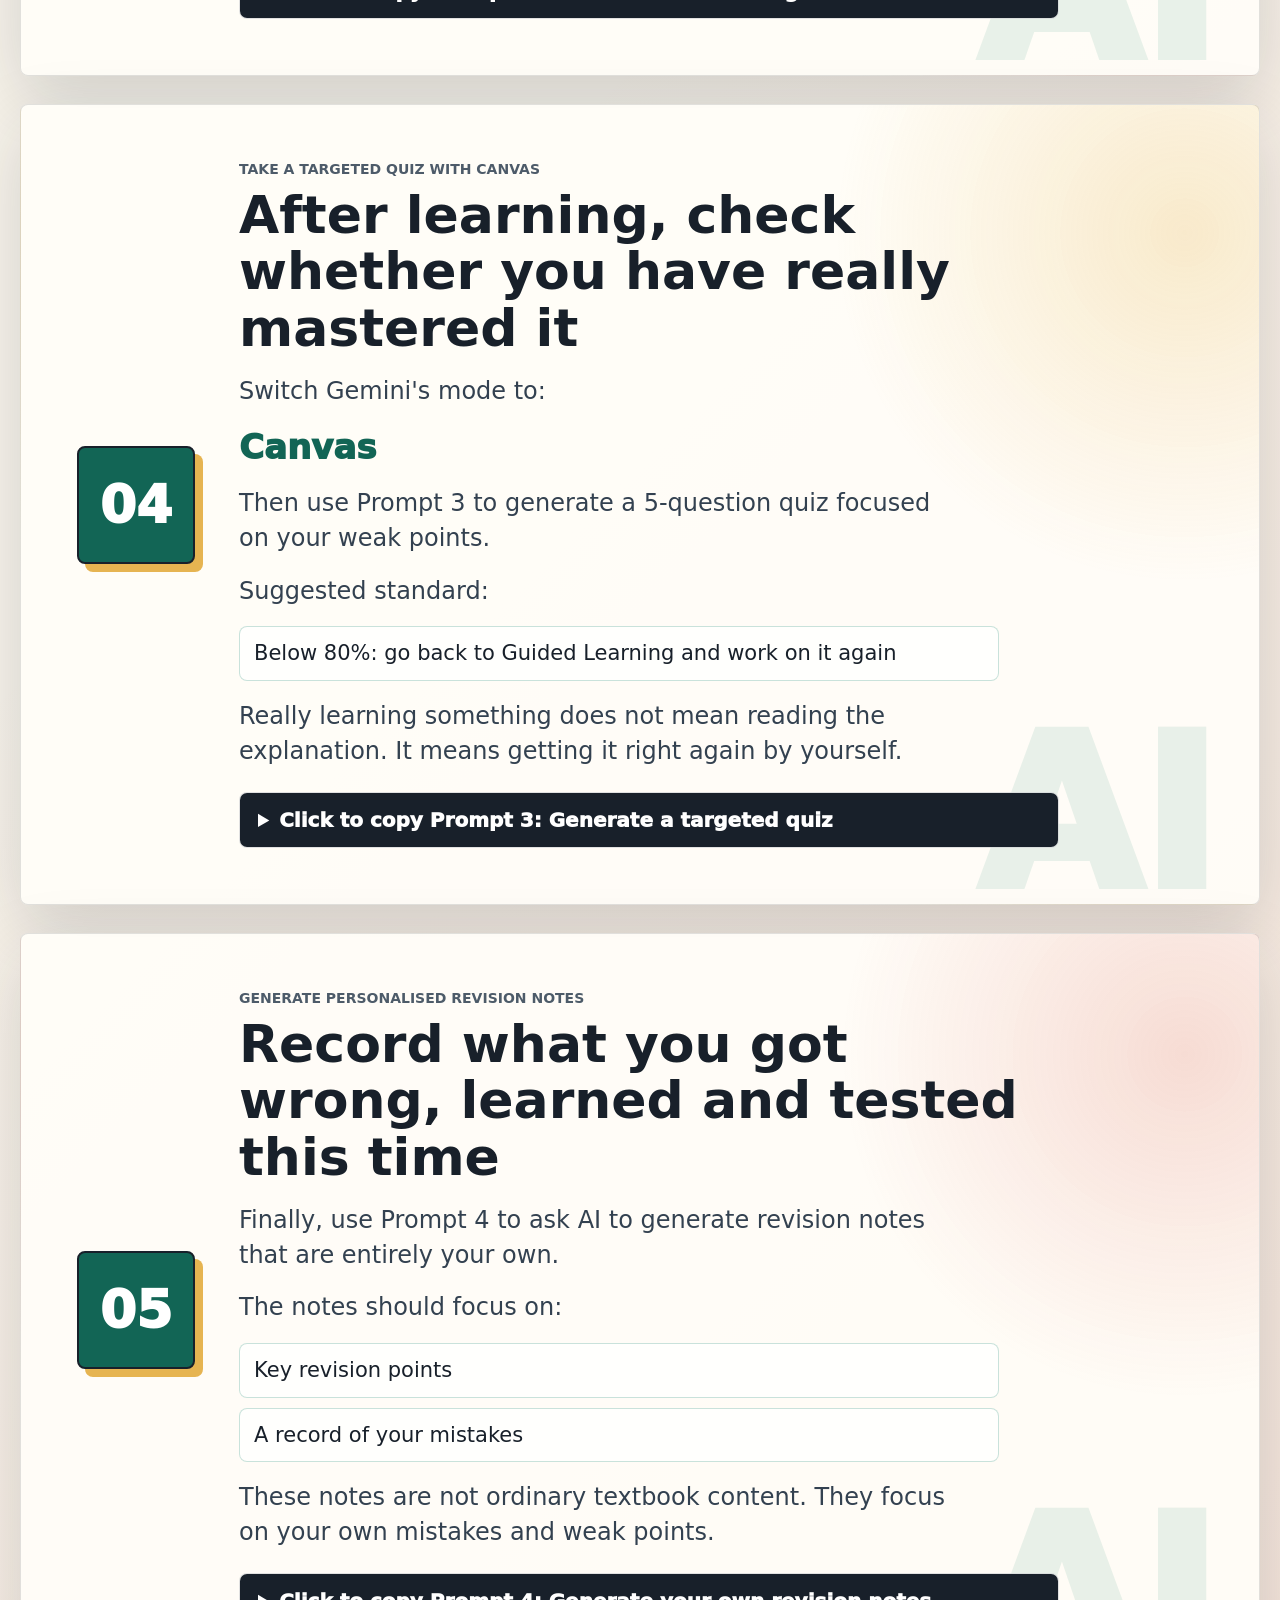
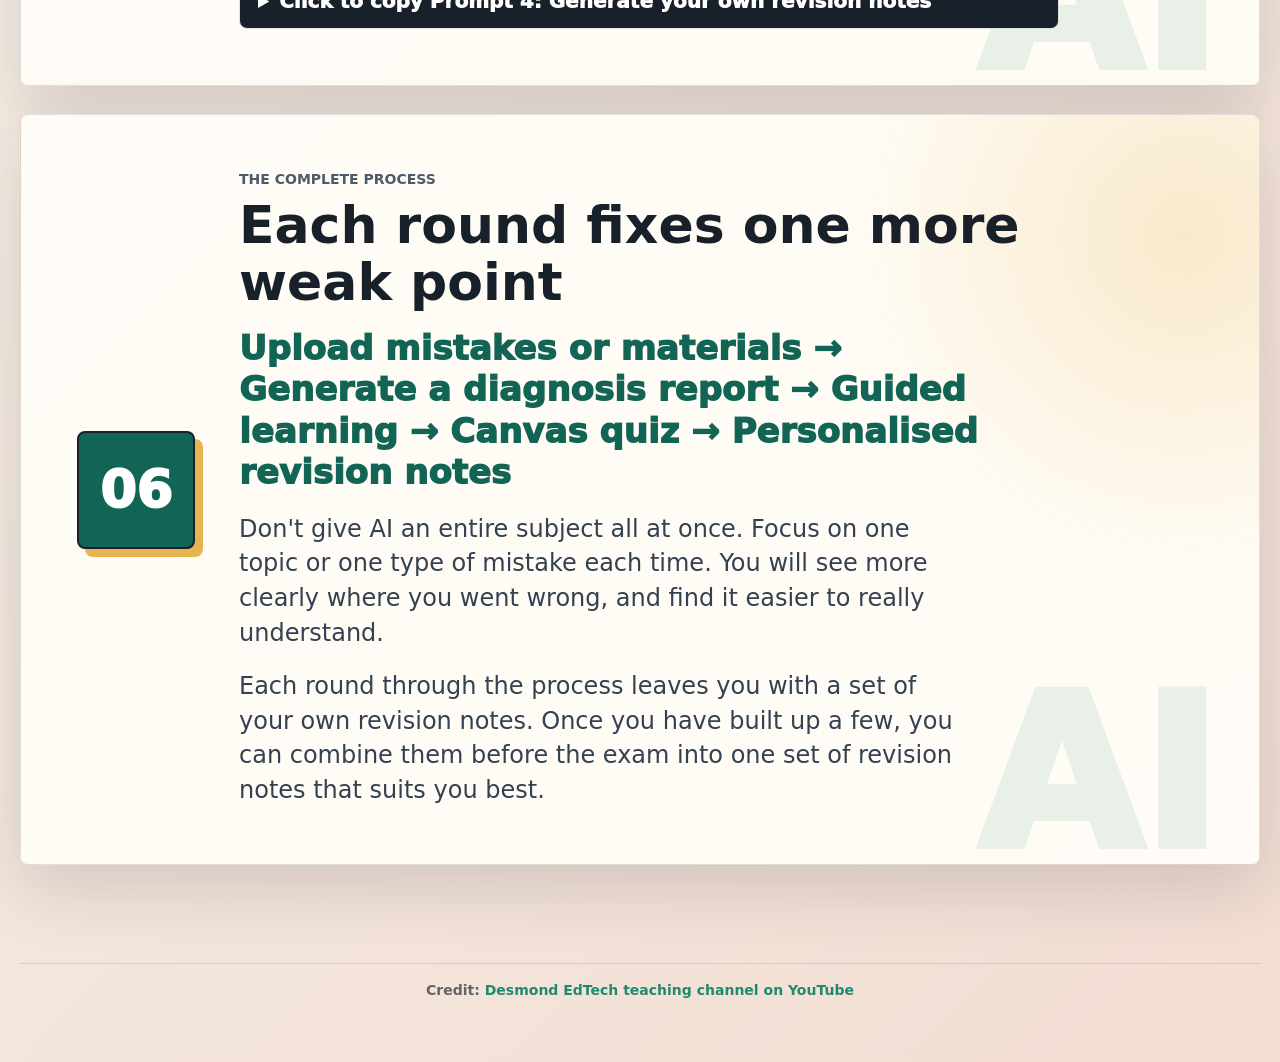
<file: exam-revision.html>
<!doctype html>
<html lang="en">
  <head>
    <meta charset="utf-8" />
    <meta name="viewport" content="width=device-width, initial-scale=1" />
    <meta
      name="description"
      content="Use AI to build a complete exam revision process: diagnose mistakes, guided learning, targeted quizzes and personalised revision notes."
      data-en="Use AI to build a complete exam revision process: diagnose mistakes, guided learning, targeted quizzes and personalised revision notes."
      data-zh="用 AI 建立完整的考試溫習流程：診斷錯題、引導學習、針對小測和個人化溫習筆記。"
    />
    <title data-en="AI Exam Review" data-zh="AI 測考跟進">AI Exam Review</title>
    <link rel="icon" href="favicon.svg" type="image/svg+xml" />
    <link rel="manifest" href="site.webmanifest" />
    <link rel="stylesheet" href="styles.css" />
    <script src="i18n.js"></script>
  </head>
  <body>
    <main class="app learning-page">
      <nav class="site-nav" aria-label="Main navigation" data-en="Main navigation" data-zh="主選單">
        <a class="nav-brand" href="index.html">
          <span data-lang="en">WSCSS AI learning hub</span>
          <span data-lang="zh">WSCSS AI 學習中心</span>
        </a>
        <div class="nav-links">
          <a href="index.html">
            <span data-lang="en">Home</span>
            <span data-lang="zh">主頁</span>
          </a>
          <a href="countdown.html">
            <span data-lang="en">DSE Countdown</span>
            <span data-lang="zh">DSE 倒數</span>
          </a>
          <a href="ai-learning.html">
            <span data-lang="en">AI Homework Guide</span>
            <span data-lang="zh">AI 功課指南</span>
          </a>
          <a class="active" href="exam-revision.html">
            <span data-lang="en">AI Exam Review</span>
            <span data-lang="zh">AI 測考跟進</span>
          </a>
          <div class="lang-toggle" role="group" aria-label="Language" data-en="Language" data-zh="語言">
            <button type="button" data-set-lang="en" aria-pressed="true">EN</button>
            <button type="button" data-set-lang="zh-Hant" aria-pressed="false">中文</button>
          </div>
        </div>
      </nav>

      <header class="topbar learning-hero">
        <div class="exam-mark">
          <span>AI</span>
          <strong>Exam</strong>
        </div>
        <div>
          <p class="eyebrow" data-lang="en">From diagnosing mistakes and guided learning to targeted quizzes and personalised revision notes.</p>
          <p class="eyebrow" data-lang="zh">由錯題診斷、引導學習、針對小測，到生成個人化溫習筆記。</p>
          <h1 data-lang="en">AI Exam Review</h1>
          <h1 data-lang="zh">AI 測考跟進</h1>
        </div>
      </header>

      <section class="learning-stack" data-lang="en" aria-label="AI Exam Review">
        <article class="lesson-card intro-card">
          <span class="lesson-number">00</span>
          <div>
            <p class="eyebrow">The complete revision process</p>
            <h2>Use AI to build a complete exam revision process</h2>
            <p class="lesson-subtitle">
              Diagnose mistakes → Guided learning → Targeted quiz → Personalised revision notes
            </p>
            <p>
              This process helps you first find what you really don't understand, then fix your weak areas step by step, and finally use a quiz and notes to confirm you have truly mastered them.
            </p>
          </div>
        </article>

        <article class="lesson-card">
          <span class="lesson-number">01</span>
          <div>
            <p class="eyebrow">Upload your mistakes or materials first</p>
            <h2>Let AI see exactly where you went wrong</h2>
            <p>First upload one of these materials:</p>
            <ul class="good-list">
              <li>Homework or worksheets with mistakes</li>
              <li>The related textbook pages</li>
            </ul>
            <p>
              AI does not help you revise by guessing. It analyses what you most need to fix based on the mistakes you actually made.
            </p>
            <p>
              It is best to work through one question at a time, so AI can more accurately find the weak point behind each one.
            </p>

            <details class="prompt-panel">
              <summary>Click to copy Prompt 1: Generate a learning diagnosis report</summary>
              <div class="prompt-actions">
                <button class="copy-button" type="button" data-copy-target="diagnosisPromptEn">
                  Copy Prompt 1
                </button>
                <span class="copy-status" aria-live="polite" data-copied="Copied"></span>
              </div>
              <textarea id="diagnosisPromptEn" readonly>
You are now an experienced [subject] teacher. I have just uploaded the text for this lesson [and/or] the student's actual answers for this assignment (including the questions marked wrong).
Please read these images carefully and generate a [Learning Diagnosis Report] for this student. The report must include these three parts:
 1 Strengths: Which concepts has the student already mastered?
 2 Weak point detection (key part): Carefully analyse the student's mistakes and find out "why they went wrong". Was it an unclear concept, carelessness, or an error in calculation logic? Please state specifically which point of knowledge they are stuck on.
 3 Recovery path: Based on these weak points, list the keywords or formulas we need to focus on revising next.
</textarea>
            </details>
          </div>
        </article>

        <article class="lesson-card">
          <span class="lesson-number">02</span>
          <div>
            <p class="eyebrow">Generate a learning diagnosis report</p>
            <h2>Find your strengths, weak points and what to fix</h2>
            <p>AI will help you analyse three things:</p>
            <ul class="good-list">
              <li>What you have already mastered</li>
              <li>Why you went wrong</li>
              <li>Which part you should fix first</li>
            </ul>
            <p>
              The aim of this step is not to criticise yourself, but to find the weak points most worth revising.
            </p>
            <p>
              Key point: don't just ask "What is the answer?". Ask "Why did I get this wrong?" first.
            </p>
          </div>
        </article>

        <article class="lesson-card">
          <span class="lesson-number">03</span>
          <div>
            <p class="eyebrow">Fix weak areas with Guided Learning</p>
            <h2>Don't look at the answer. Learn it step by step.</h2>
            <p>First switch Gemini's mode to:</p>
            <p class="lesson-subtitle">Guided Learning</p>
            <p>
              Then use Prompt 2. Based on the weak points just found, AI will ask you questions step by step like a tutor, guiding you to work things out yourself.
            </p>
            <p>The most important things in this step:</p>
            <ul class="good-list">
              <li>When you answer wrongly, look at the hint first. Don't rush to the answer.</li>
              <li>Take your time, and only move to the next concept once you understand this one.</li>
            </ul>

            <details class="prompt-panel">
              <summary>Click to copy Prompt 2: Start Guided Learning</summary>
              <div class="prompt-actions">
                <button class="copy-button" type="button" data-copy-target="guidedPromptEn">
                  Copy Prompt 2
                </button>
                <span class="copy-status" aria-live="polite" data-copied="Copied"></span>
              </div>
              <textarea id="guidedPromptEn" readonly>
Based on the [Weak point detection] part you just analysed, let's now begin "guided learning".
Please act as a very patient Socratic tutor. Do not tell me explanations or answers directly.
The rules are:
 1 Start with one simple question about the concept I understand least.
 2 Wait for my answer.
 3 If I answer correctly, make it harder and keep asking. If I answer wrongly, guide me with everyday examples or hints until I work it out myself.
 4 We will work as a "conversation". Ask only one question at a time, and make sure I really understand before moving to the next weak point.
</textarea>
            </details>
          </div>
        </article>

        <article class="lesson-card">
          <span class="lesson-number">04</span>
          <div>
            <p class="eyebrow">Take a targeted quiz with Canvas</p>
            <h2>After learning, check whether you have really mastered it</h2>
            <p>Switch Gemini's mode to:</p>
            <p class="lesson-subtitle">Canvas</p>
            <p>
              Then use Prompt 3 to generate a 5-question quiz focused on your weak points.
            </p>
            <p>Suggested standard:</p>
            <ul class="good-list">
              <li>Below 80%: go back to Guided Learning and work on it again</li>
            </ul>
            <p>
              Really learning something does not mean reading the explanation. It means getting it right again by yourself.
            </p>

            <details class="prompt-panel">
              <summary>Click to copy Prompt 3: Generate a targeted quiz</summary>
              <div class="prompt-actions">
                <button class="copy-button" type="button" data-copy-target="quizPromptEn">
                  Copy Prompt 3
                </button>
                <span class="copy-status" aria-live="polite" data-copied="Copied"></span>
              </div>
              <textarea id="quizPromptEn" readonly>
I think I have mastered it now. Please switch to [Quiz Mode].
Based on the weak points we just discussed, generate a 5-question interactive multiple-choice quiz for me.
Rules:
 1 The difficulty should be moderate, and able to test whether I really understand the mistakes I was prone to making.
 2 Do not show all the questions and answers at once. Give only one question at a time and wait for me to enter an option (A/B/C/D).
 3 After I answer, tell me whether I am correct with a short explanation, then give the next question.
 4 After question 5, immediately generate a [Final Results Table] that includes my score, whether I have overcome my earlier weak points, and suggestions for my next study session.
</textarea>
            </details>
          </div>
        </article>

        <article class="lesson-card">
          <span class="lesson-number">05</span>
          <div>
            <p class="eyebrow">Generate personalised revision notes</p>
            <h2>Record what you got wrong, learned and tested this time</h2>
            <p>
              Finally, use Prompt 4 to ask AI to generate revision notes that are entirely your own.
            </p>
            <p>The notes should focus on:</p>
            <ul class="good-list">
              <li>Key revision points</li>
              <li>A record of your mistakes</li>
            </ul>
            <p>
              These notes are not ordinary textbook content. They focus on your own mistakes and weak points.
            </p>

            <details class="prompt-panel">
              <summary>Click to copy Prompt 4: Generate your own revision notes</summary>
              <div class="prompt-actions">
                <button class="copy-button" type="button" data-copy-target="notesPromptEn">
                  Copy Prompt 4
                </button>
                <span class="copy-status" aria-live="polite" data-copied="Copied"></span>
              </div>
              <textarea id="notesPromptEn" readonly>
Thank you for teaching me. To sum up this study session, please organise the key points of everything we just discussed into **[My Personal Revision Notes]**.
Please do not give me general textbook content. I only need notes on the concepts I originally got wrong and later corrected.
Please organise them in this format:
 1 Key revision points: The core concepts, formulas or solution methods I need to remember this time.
 2 Mistake record: Where I originally went wrong, why I went wrong, and what to watch out for next time.
Please use clear Markdown formatting (bullet points, tables, bold) so that I can easily screenshot or print the notes to keep.
</textarea>
            </details>
          </div>
        </article>

        <article class="lesson-card">
          <span class="lesson-number">06</span>
          <div>
            <p class="eyebrow">The complete process</p>
            <h2>Each round fixes one more weak point</h2>
            <p class="lesson-subtitle">
              Upload mistakes or materials → Generate a diagnosis report → Guided learning → Canvas quiz → Personalised revision notes
            </p>
            <p>
              Don't give AI an entire subject all at once.
              Focus on one topic or one type of mistake each time. You will see more clearly where you went wrong, and find it easier to really understand.
            </p>
            <p>
              Each round through the process leaves you with a set of your own revision notes.
              Once you have built up a few, you can combine them before the exam into one set of revision notes that suits you best.
            </p>
          </div>
        </article>
      </section>

      <section class="learning-stack" data-lang="zh" aria-label="AI 測考跟進">
        <article class="lesson-card intro-card">
          <span class="lesson-number">00</span>
          <div>
            <p class="eyebrow">完整溫習流程</p>
            <h2>用 AI 建立一個完整的考試溫習流程</h2>
            <p class="lesson-subtitle">
              診斷錯題 → 引導學習 → 針對小測 → 生成個人化溫習筆記
            </p>
            <p>
              這個流程幫你先找出真正不明白的地方，再逐步補弱項，最後用小測和筆記確認自己是否真的掌握。
            </p>
          </div>
        </article>

        <article class="lesson-card">
          <span class="lesson-number">01</span>
          <div>
            <p class="eyebrow">先上傳錯題或教材</p>
            <h2>讓 AI 先看清楚你真正錯在哪裏</h2>
            <p>請先上傳以下其中一種材料：</p>
            <ul class="good-list">
              <li>做錯的功課或工作紙</li>
              <li>課本相關頁面</li>
            </ul>
            <p>
              AI 不是靠猜測幫你溫習，而是根據你實際做錯的地方，分析你最需要補救的部分。
            </p>
            <p>
              建議最好一題一題處理，讓 AI 更準確找出每一題背後的弱點。
            </p>

            <details class="prompt-panel">
              <summary>按此複製提示詞一：生成學習診斷報告</summary>
              <div class="prompt-actions">
                <button class="copy-button" type="button" data-copy-target="diagnosisPromptZh">
                  複製提示詞一
                </button>
                <span class="copy-status" aria-live="polite" data-copied="已複製"></span>
              </div>
              <textarea id="diagnosisPromptZh" readonly>
你現在是一位資深的[學科]老師。我剛剛上傳了這課的課文內容[或/和]學生在做這份作業時的實際作答情況（包含打叉的錯題）。
請詳細閱讀這些圖片，並為這位學生生成一份【學習診斷報告】。報告必須包含以下三部分：
 1 強項分析：學生已經掌握了哪些概念？
 2 弱點偵測（重點）：仔細分析學生的錯題，找出他『為什麼錯』？是概念不清、粗心大意，還是計算邏輯錯誤？請具體指出他卡在哪個知識點。
 3 補救路徑：針對上述弱點，列出接下來我們需要重點複習的關鍵字或公式。
</textarea>
            </details>
          </div>
        </article>

        <article class="lesson-card">
          <span class="lesson-number">02</span>
          <div>
            <p class="eyebrow">生成學習診斷報告</p>
            <h2>先找出強項、弱點和補救方向</h2>
            <p>AI 會幫你分析三件事：</p>
            <ul class="good-list">
              <li>你已經掌握了甚麼</li>
              <li>你為甚麼會錯</li>
              <li>接下來應該先補哪一部分</li>
            </ul>
            <p>
              這一步的目標不是批評自己，而是找出最值得溫習的弱點。
            </p>
            <p>
              重點：不要只問「答案是甚麼」，而是先問「我為甚麼會錯」。
            </p>
          </div>
        </article>

        <article class="lesson-card">
          <span class="lesson-number">03</span>
          <div>
            <p class="eyebrow">用輔助學習補弱項</p>
            <h2>不直接看答案，而是一步步學懂</h2>
            <p>請先把 Gemini 模式轉為：</p>
            <p class="lesson-subtitle">輔助學習 / Guided Learning</p>
            <p>
              然後使用提示詞二。AI 會根據剛才的弱點，像補習老師一樣逐步提問，引導你自己想通。
            </p>
            <p>這一步最重要的是：</p>
            <ul class="good-list">
              <li>答錯時先看提示，不要急着看答案</li>
              <li>不要太心急，學懂後才進入下一個概念</li>
            </ul>

            <details class="prompt-panel">
              <summary>按此複製提示詞二：開始輔助學習</summary>
              <div class="prompt-actions">
                <button class="copy-button" type="button" data-copy-target="guidedPromptZh">
                  複製提示詞二
                </button>
                <span class="copy-status" aria-live="polite" data-copied="已複製"></span>
              </div>
              <textarea id="guidedPromptZh" readonly>
根據你剛剛分析的【弱點偵測】部分，我們現在開始進行『輔助學習』。
請你扮演一位非常有耐心的蘇格拉底式導師，不要直接將解釋或答案告訴我。
規則如下：
 1 請針對我最不懂的觀念，提出一個簡單的問題作為開始。
 2 等待我回答。
 3 如果我答對了，就加深難度繼續問；如果我答錯了，請用生活化的例子或提示引導我，直到我自己想通。
 4 我們以『對話』的形式進行，一次只問一個問題，確保我真的弄懂了才進入下一個弱點。
</textarea>
            </details>
          </div>
        </article>

        <article class="lesson-card">
          <span class="lesson-number">04</span>
          <div>
            <p class="eyebrow">用 Canvas 做針對性小測</p>
            <h2>學完之後，要驗證自己是否真的掌握</h2>
            <p>請把 Gemini 模式轉為：</p>
            <p class="lesson-subtitle">Canvas</p>
            <p>
              然後使用提示詞三，生成一個針對弱點的 5 題小測。
            </p>
            <p>建議標準：</p>
            <ul class="good-list">
              <li>80% 以下：回到輔助學習，再補一次</li>
            </ul>
            <p>
              真正學會，不是看完解釋，而是能夠自己再做對。
            </p>

            <details class="prompt-panel">
              <summary>按此複製提示詞三：生成針對性小測</summary>
              <div class="prompt-actions">
                <button class="copy-button" type="button" data-copy-target="quizPromptZh">
                  複製提示詞三
                </button>
                <span class="copy-status" aria-live="polite" data-copied="已複製"></span>
              </div>
              <textarea id="quizPromptZh" readonly>
我認為我已經掌握了。現在請切換為【測驗模式】。
請根據我們剛剛討論過的弱點，為我生成一個 5 題的互動式選擇題測驗。
規則：
 1 題目難度要適中，能測試出我是否真的理解了剛剛的易錯點。
 2 請不要一次顯示所有題目與答案。請一次只出一題，等待我輸入選項（A/B/C/D）。
 3 我回答後，你告訴我是否正確，並附上簡短解析，然後再出下一題。
 4 第 5 題結束後，請立刻生成一份【最終結算表格】，包含：我的分數、我是否已經克服了之前的弱點、以及下一次學習的建議。
</textarea>
            </details>
          </div>
        </article>

        <article class="lesson-card">
          <span class="lesson-number">05</span>
          <div>
            <p class="eyebrow">生成個人化溫習筆記</p>
            <h2>把今次錯過、學過、測過的內容記錄下來</h2>
            <p>
              最後使用提示詞四，要求 AI 生成一份只屬於自己的溫習筆記。
            </p>
            <p>筆記應該集中整理：</p>
            <ul class="good-list">
              <li>溫習重點</li>
              <li>錯題記錄</li>
            </ul>
            <p>
              這份筆記不是普通課本內容，而是針對你自己的錯題和弱點。
            </p>

            <details class="prompt-panel">
              <summary>按此複製提示詞四：生成專屬溫習筆記</summary>
              <div class="prompt-actions">
                <button class="copy-button" type="button" data-copy-target="notesPromptZh">
                  複製提示詞四
                </button>
                <span class="copy-status" aria-live="polite" data-copied="已複製"></span>
              </div>
              <textarea id="notesPromptZh" readonly>
感謝你的教導。作為這次學習的總結，請幫我將我們剛才所有討論的重點，整理成一份**【專屬我的溫習筆記】**。
請不要給我通用的課本內容，我只需要針對我原本犯錯以及後來修正的觀念製作筆記。
請依照以下格式整理：
 1 溫習重點：整理我今次需要記住的核心概念、公式或解題方法。
 2 錯題記錄：記錄我原本錯在哪裏、為甚麼會錯，以及下次要注意甚麼。
請使用清晰的 Markdown 格式（列點、表格、粗體）呈現，讓我方便截圖或列印保存。
</textarea>
            </details>
          </div>
        </article>

        <article class="lesson-card">
          <span class="lesson-number">06</span>
          <div>
            <p class="eyebrow">完整流程</p>
            <h2>每完成一次，就是補好一個弱點</h2>
            <p class="lesson-subtitle">
              上傳錯題或教材 → 生成診斷報告 → 引導學習 → Canvas 小測 → 個人化溫習筆記
            </p>
            <p>
              不要一次過把整科內容丟給 AI。
              每次集中處理一個課題或一類錯題，你會更清楚自己錯在哪裏，也更容易真正學懂。
            </p>
            <p>
              完成一次流程，就留下一份屬於自己的溫習筆記。
              累積幾份筆記後，考試前就可以合併成一份最貼合自己的總溫習筆記。
            </p>
          </div>
        </article>
      </section>

      <footer class="site-credit">
        Credit:
        <a href="https://www.youtube.com/@DesmondSir" target="_blank" rel="noreferrer">
          <span data-lang="en">Desmond EdTech teaching channel on YouTube</span>
          <span data-lang="zh">YouTube Desmond EdTech 教學頻道</span>
        </a>
      </footer>
    </main>

    <script src="ai-learning.js"></script>
  </body>
</html>
</file>
<file: styles.css>
:root {
  color-scheme: light;
  --ink: #18202a;
  --muted: #4d5b69;
  --soft-ink: #334150;
  --paper: #f7f3ea;
  --panel: #fffdf8;
  --line: #d8d1c4;
  --accent: #1f8a70;
  --accent-dark: #126555;
  --coral: #d65f4a;
  --gold: #e6b451;
  --shadow: 0 22px 70px rgba(24, 32, 42, 0.16);
}

* {
  box-sizing: border-box;
}

html {
  min-height: 100%;
  background:
    linear-gradient(135deg, rgba(31, 138, 112, 0.16), transparent 42%),
    linear-gradient(315deg, rgba(214, 95, 74, 0.15), transparent 46%),
    var(--paper);
}

body {
  min-height: 100vh;
  margin: 0;
  color: var(--ink);
  font-family:
    Inter, ui-sans-serif, system-ui, -apple-system, BlinkMacSystemFont,
    "Segoe UI", "Noto Sans TC", "Microsoft JhengHei", sans-serif;
}

body::before {
  position: fixed;
  inset: 0;
  z-index: -1;
  content: "";
  background-image:
    linear-gradient(rgba(24, 32, 42, 0.055) 1px, transparent 1px),
    linear-gradient(90deg, rgba(24, 32, 42, 0.055) 1px, transparent 1px);
  background-size: 34px 34px;
  mask-image: linear-gradient(to bottom, black, transparent 88%);
}

.app {
  width: min(1240px, calc(100% - 32px));
  min-height: 100vh;
  margin: 0 auto;
  padding: clamp(28px, 6vw, 64px) 0;
  display: grid;
  align-content: start;
  gap: clamp(24px, 4vw, 42px);
}

.site-nav {
  position: sticky;
  top: 14px;
  z-index: 10;
  min-width: 0;
  padding: 10px;
  display: flex;
  justify-content: space-between;
  align-items: center;
  gap: 12px;
  border: 1px solid rgba(24, 32, 42, 0.13);
  border-radius: 8px;
  background: rgba(255, 253, 248, 0.88);
  box-shadow: 0 14px 42px rgba(24, 32, 42, 0.12);
  backdrop-filter: blur(12px);
}

.site-nav a {
  color: var(--ink);
  text-decoration: none;
}

.nav-brand {
  padding: 8px 10px;
  border-radius: 7px;
  color: #fff !important;
  background: var(--ink);
  font-weight: 950;
}

.nav-links {
  min-width: 0;
  display: flex;
  flex-wrap: wrap;
  justify-content: flex-end;
  gap: 8px;
}

.nav-links a {
  padding: 8px 10px;
  border: 1px solid rgba(24, 32, 42, 0.12);
  border-radius: 7px;
  font-size: 14px;
  font-weight: 900;
  background: rgba(255, 255, 255, 0.65);
}

.nav-links a.active,
.nav-links a:hover {
  color: #fff;
  background: var(--accent-dark);
}

html[lang="en"] [data-lang="zh"],
html[lang="zh-Hant"] [data-lang="en"] {
  display: none;
}

.lang-toggle {
  display: flex;
  overflow: hidden;
  border: 1px solid rgba(24, 32, 42, 0.12);
  border-radius: 7px;
  background: rgba(255, 255, 255, 0.65);
}

.lang-toggle button {
  padding: 8px 10px;
  border: 0;
  color: var(--ink);
  background: transparent;
  cursor: pointer;
  font: inherit;
  font-size: 14px;
  font-weight: 900;
}

.lang-toggle button[aria-pressed="true"] {
  color: #fff;
  background: var(--accent-dark);
}

.lang-toggle button:focus-visible {
  outline: 3px solid rgba(31, 138, 112, 0.35);
  outline-offset: -3px;
}

.topbar {
  display: flex;
  align-items: end;
  gap: clamp(18px, 4vw, 34px);
}

.exam-mark {
  width: clamp(82px, 12vw, 112px);
  aspect-ratio: 1;
  display: grid;
  place-items: center;
  flex: 0 0 auto;
  border: 2px solid var(--ink);
  background: var(--gold);
  box-shadow: 9px 9px 0 var(--accent);
  transform: rotate(-3deg);
}

.exam-mark span,
.exam-mark strong {
  display: block;
  line-height: 1;
}

.exam-mark span {
  color: rgba(24, 32, 42, 0.75);
  font-size: 15px;
  font-weight: 800;
}

.exam-mark strong {
  margin-top: 4px;
  font-size: clamp(23px, 4vw, 32px);
}

.eyebrow {
  margin: 0 0 10px;
  color: var(--muted);
  font-size: 14px;
  font-weight: 800;
  letter-spacing: 0;
  text-transform: uppercase;
}

h1 {
  margin: 0;
  font-size: clamp(44px, 10vw, 112px);
  line-height: 0.92;
  letter-spacing: 0;
}

.index-page {
  align-content: center;
}

.index-hero h1 {
  max-width: 900px;
  font-size: clamp(40px, 8vw, 88px);
}

.index-grid {
  display: grid;
  grid-template-columns: repeat(3, minmax(0, 1fr));
  gap: clamp(14px, 2vw, 22px);
}

.index-card {
  position: relative;
  min-height: 280px;
  padding: clamp(20px, 3vw, 30px);
  display: grid;
  align-content: start;
  gap: 12px;
  border: 1px solid rgba(24, 32, 42, 0.14);
  border-radius: 8px;
  color: var(--ink);
  text-decoration: none;
  background: #93d9c4;
  box-shadow: 0 18px 46px rgba(24, 32, 42, 0.12);
  transition:
    transform 160ms ease,
    box-shadow 160ms ease,
    border-color 160ms ease;
}

.index-card:hover {
  border-color: rgba(31, 138, 112, 0.38);
  box-shadow: 0 24px 58px rgba(24, 32, 42, 0.17);
  transform: translateY(-4px);
}

.index-card-number {
  position: absolute;
  top: 18px;
  right: 20px;
  color: rgba(24, 32, 42, 0.16);
  font-size: clamp(44px, 6vw, 72px);
  font-weight: 950;
  line-height: 1;
}

.index-card h2 {
  position: relative;
  margin: 0;
  font-size: clamp(22px, 2.5vw, 31px);
  line-height: 1.05;
}

.index-card p:not(.eyebrow) {
  position: relative;
  max-width: 28ch;
  margin: 0;
  color: var(--muted);
  font-size: 16px;
  font-weight: 700;
  line-height: 1.55;
}

.value-prop {
  max-width: 720px;
  margin: -6px auto 0;
  color: var(--soft-ink);
  font-size: clamp(22px, 3.2vw, 36px);
  font-weight: 950;
  line-height: 1.08;
  text-align: center;
}

.quick-jump {
  display: flex;
  flex-wrap: wrap;
  gap: 8px;
  padding: 10px;
  border: 1px solid rgba(24, 32, 42, 0.13);
  border-radius: 8px;
  background: rgba(255, 253, 248, 0.78);
  box-shadow: 0 12px 34px rgba(24, 32, 42, 0.1);
}

.quick-jump a {
  min-height: 34px;
  padding: 8px 10px;
  display: inline-grid;
  place-items: center;
  border: 1px solid rgba(24, 32, 42, 0.12);
  border-radius: 7px;
  color: var(--ink);
  background: rgba(255, 255, 255, 0.68);
  text-decoration: none;
  font-size: 13px;
  font-weight: 950;
  line-height: 1;
}

.quick-jump a:hover,
.quick-jump a:focus-visible {
  color: #fff;
  background: var(--accent-dark);
}

.subject-sections {
  display: grid;
  gap: clamp(28px, 5vw, 48px);
}

.subject-section {
  display: grid;
  gap: 14px;
}

.section-title {
  width: fit-content;
  margin: 0;
  padding: 8px 14px;
  border: 1px solid rgba(24, 32, 42, 0.13);
  border-radius: 8px;
  color: #fff;
  background: var(--ink);
  box-shadow: 7px 7px 0 var(--gold);
  font-size: clamp(24px, 3vw, 36px);
  line-height: 1;
  letter-spacing: 0;
}

.subject-grid {
  display: grid;
  grid-template-columns: repeat(3, minmax(0, 1fr));
  gap: clamp(12px, 2vw, 18px);
}

.subject-card {
  position: relative;
  scroll-margin-top: 110px;
  min-width: 0;
  min-height: 252px;
  padding: clamp(16px, 2.6vw, 24px);
  display: grid;
  align-content: space-between;
  gap: 12px;
  overflow: hidden;
  border: 1px solid rgba(24, 32, 42, 0.13);
  border-radius: 8px;
  color: var(--ink);
  text-align: left;
  background:
    radial-gradient(circle at 92% 20%, rgba(230, 180, 81, 0.34), transparent 26%),
    rgba(255, 253, 248, 0.92);
  box-shadow: var(--shadow);
  cursor: pointer;
  transition:
    transform 180ms ease,
    box-shadow 180ms ease,
    border-color 180ms ease;
}

.subject-card::after {
  position: absolute;
  right: 18px;
  bottom: 8px;
  content: "∑";
  color: rgba(31, 138, 112, 0.12);
  font-family: Georgia, serif;
  font-size: clamp(86px, 11vw, 138px);
  line-height: 1;
  transform: rotate(-8deg);
}

.subject-card:hover,
.subject-card:focus-visible {
  border-color: rgba(31, 138, 112, 0.48);
  box-shadow: 0 28px 80px rgba(24, 32, 42, 0.2);
  transform: translateY(-3px);
}

.subject-card.is-highlighted {
  border-color: rgba(214, 95, 74, 0.72);
  box-shadow:
    0 28px 80px rgba(24, 32, 42, 0.22),
    0 0 0 5px rgba(214, 95, 74, 0.18);
}

.subject-card:focus-visible,
.close-button:focus-visible {
  outline: 3px solid rgba(31, 138, 112, 0.35);
  outline-offset: 4px;
}

.accent-card {
  background:
    radial-gradient(circle at 92% 20%, rgba(214, 95, 74, 0.24), transparent 26%),
    rgba(255, 253, 248, 0.92);
}

.dialog-tag {
  width: fit-content;
  padding: 7px 10px;
  border-radius: 999px;
  color: #fff;
  background: var(--accent-dark);
  font-size: 13px;
  font-weight: 900;
}

.card-title,
.card-title-zh,
.card-date,
.mini-countdown {
  position: relative;
  z-index: 1;
}

.card-title {
  display: block;
  max-width: 560px;
  font-size: clamp(23px, 2.8vw, 32px);
  font-weight: 950;
  line-height: 1.08;
}

.card-title-zh {
  display: block;
  max-width: 520px;
  color: var(--muted);
  font-size: clamp(15px, 1.8vw, 18px);
  font-weight: 800;
}

.card-date {
  display: block;
  color: var(--accent-dark);
  font-size: clamp(15px, 1.7vw, 18px);
  font-weight: 900;
}

.mini-countdown {
  display: grid;
  place-items: center;
  gap: 7px;
  width: 100%;
  max-width: 100%;
  padding: clamp(14px, 2.1vw, 18px);
  border: 2px solid rgba(255, 255, 255, 0.45);
  border-radius: 8px;
  color: #fff;
  background:
    linear-gradient(135deg, rgba(31, 138, 112, 0.98), rgba(18, 101, 85, 0.98));
  box-shadow:
    0 16px 38px rgba(31, 138, 112, 0.28),
    inset 0 1px 0 rgba(255, 255, 255, 0.24);
  font-weight: 950;
  line-height: 1;
  text-align: center;
  font-variant-numeric: tabular-nums;
  overflow-wrap: anywhere;
}

.countdown-days,
.countdown-clock {
  display: block;
  max-width: 100%;
}

.countdown-days {
  font-size: clamp(30px, 3.7vw, 46px);
}

.countdown-clock {
  font-size: clamp(22px, 2.5vw, 30px);
  letter-spacing: 0;
  opacity: 0.9;
}

.accent-card .mini-countdown {
  background:
    linear-gradient(135deg, rgba(214, 95, 74, 0.98), rgba(154, 67, 55, 0.98));
  box-shadow:
    0 16px 38px rgba(214, 95, 74, 0.26),
    inset 0 1px 0 rgba(255, 255, 255, 0.24);
}

.exam-dialog {
  width: min(980px, calc(100% - 24px));
  padding: 0;
  border: 0;
  border-radius: 8px;
  background: transparent;
  color: var(--ink);
}

.exam-dialog::backdrop {
  background: rgba(24, 32, 42, 0.58);
  backdrop-filter: blur(6px);
}

.dialog-inner {
  position: relative;
  overflow: hidden;
  padding: clamp(24px, 5vw, 56px);
  border: 1px solid rgba(24, 32, 42, 0.12);
  border-radius: 8px;
  background:
    radial-gradient(circle at 86% 18%, rgba(230, 180, 81, 0.28), transparent 24%),
    linear-gradient(145deg, rgba(255, 255, 255, 0.96), rgba(255, 253, 248, 0.99));
  box-shadow: var(--shadow);
}

.close-button {
  position: absolute;
  top: 14px;
  right: 14px;
  z-index: 2;
  width: 42px;
  height: 42px;
  border: 1px solid rgba(24, 32, 42, 0.12);
  border-radius: 50%;
  color: var(--ink);
  background: rgba(255, 255, 255, 0.86);
  cursor: pointer;
  font-size: 28px;
  line-height: 1;
}

.dialog-tag {
  margin: 0 0 16px;
}

.dialog-inner h2 {
  margin: 0;
  max-width: 760px;
  font-size: clamp(38px, 7vw, 76px);
  line-height: 1;
  letter-spacing: 0;
}

.dialog-title-zh,
.dialog-date,
.status-row {
  color: var(--muted);
  font-weight: 800;
}

.dialog-title-zh {
  margin: 14px 0 0;
  font-size: clamp(18px, 2.4vw, 24px);
}

.dialog-date {
  margin: 16px 0 0;
  color: var(--accent-dark);
  font-size: clamp(20px, 3vw, 30px);
}

.time-grid {
  margin-top: clamp(28px, 5vw, 48px);
  display: grid;
  grid-template-columns: repeat(4, minmax(0, 1fr));
  gap: 12px;
}

.time-block {
  min-width: 0;
  min-height: 142px;
  padding: 20px 12px;
  display: grid;
  place-items: center;
  align-content: center;
  gap: 8px;
  border: 1px solid rgba(24, 32, 42, 0.13);
  border-radius: 8px;
  background: rgba(255, 255, 255, 0.74);
}

.time-block span {
  max-width: 100%;
  overflow-wrap: anywhere;
  font-variant-numeric: tabular-nums;
  font-size: clamp(34px, 7vw, 72px);
  font-weight: 950;
  line-height: 0.95;
}

.time-block small {
  color: var(--accent-dark);
  font-size: 16px;
  font-weight: 900;
}

.status-row {
  margin: 20px 0 0;
  font-size: 17px;
}

.learning-page {
  gap: clamp(28px, 5vw, 56px);
}

.learning-hero {
  align-items: center;
}

.learning-hero h1 {
  font-size: clamp(36px, 6vw, 64px);
}

.learning-hero .exam-mark {
  background: var(--coral);
  box-shadow: 9px 9px 0 var(--gold);
}

.learning-hero .exam-mark strong {
  font-size: clamp(18px, 3vw, 25px);
}

.hero-subtitle {
  margin: 18px 0 0;
  color: var(--muted);
  font-size: clamp(20px, 3vw, 30px);
  font-weight: 900;
}

.learning-stack {
  display: grid;
  gap: clamp(18px, 3vw, 28px);
}

.lesson-card {
  position: relative;
  min-height: min(72vh, 620px);
  padding: clamp(22px, 5vw, 56px);
  display: grid;
  grid-template-columns: auto minmax(0, 1fr);
  align-items: center;
  gap: clamp(20px, 4vw, 44px);
  overflow: hidden;
  border: 1px solid rgba(24, 32, 42, 0.13);
  border-radius: 8px;
  background:
    radial-gradient(circle at 94% 16%, rgba(230, 180, 81, 0.26), transparent 26%),
    rgba(255, 253, 248, 0.94);
  box-shadow: var(--shadow);
}

.lesson-card:nth-child(even) {
  background:
    radial-gradient(circle at 94% 16%, rgba(214, 95, 74, 0.2), transparent 26%),
    rgba(255, 253, 248, 0.94);
}

.lesson-card::after {
  position: absolute;
  right: clamp(12px, 4vw, 42px);
  bottom: -18px;
  content: "AI";
  color: rgba(31, 138, 112, 0.1);
  font-size: clamp(92px, 18vw, 210px);
  font-weight: 950;
  line-height: 1;
}

.lesson-number {
  position: relative;
  z-index: 1;
  width: clamp(72px, 10vw, 118px);
  aspect-ratio: 1;
  display: grid;
  place-items: center;
  border: 2px solid var(--ink);
  border-radius: 8px;
  color: #fff;
  background: var(--accent-dark);
  box-shadow: 8px 8px 0 var(--gold);
  font-size: clamp(28px, 5vw, 52px);
  font-weight: 950;
  font-variant-numeric: tabular-nums;
}

.lesson-card > div {
  position: relative;
  z-index: 1;
  max-width: 820px;
}

.lesson-card h2 {
  margin: 0;
  font-size: clamp(34px, 5vw, 52px);
  line-height: 1.08;
  letter-spacing: 0;
}

.lesson-card p:not(.eyebrow) {
  max-width: 720px;
  margin: 18px 0 0;
  color: var(--soft-ink);
  font-size: clamp(18px, 2.2vw, 24px);
  font-weight: 400;
  line-height: 1.45;
}

.lesson-card p.lesson-subtitle {
  max-width: 760px;
  margin-top: 18px;
  color: var(--accent-dark);
  font-size: clamp(22px, 3vw, 34px);
  font-weight: 950;
  line-height: 1.22;
}

.lesson-card ul {
  position: relative;
  z-index: 1;
  max-width: 760px;
  margin: 18px 0 0;
  padding: 0;
  display: grid;
  gap: 10px;
  list-style: none;
}

.lesson-card li {
  padding: 12px 14px;
  border: 1px solid rgba(24, 32, 42, 0.12);
  border-radius: 8px;
  background: rgba(255, 255, 255, 0.62);
  color: var(--ink);
  font-size: clamp(16px, 2vw, 21px);
  font-weight: 500;
  line-height: 1.35;
}

html[lang="zh-Hant"] h1,
html[lang="zh-Hant"] .lesson-card h2 {
  line-height: 1.2;
}

html[lang="zh-Hant"] .lesson-card p:not(.eyebrow) {
  line-height: 1.7;
}

html[lang="zh-Hant"] .lesson-card p.lesson-subtitle {
  line-height: 1.4;
}

html[lang="zh-Hant"] .lesson-card li {
  line-height: 1.6;
}

.bad-list li {
  border-color: rgba(214, 95, 74, 0.28);
}

.good-list li {
  border-color: rgba(31, 138, 112, 0.24);
}

.inline-link {
  color: var(--accent-dark);
  font-weight: 950;
}

.prompt-panel {
  margin-top: 24px;
  border: 1px solid rgba(24, 32, 42, 0.13);
  border-radius: 8px;
  background: rgba(255, 255, 255, 0.66);
  overflow: hidden;
}

.prompt-panel summary {
  min-height: 54px;
  padding: 15px 18px;
  cursor: pointer;
  color: #fff;
  background: var(--ink);
  font-size: clamp(16px, 2vw, 20px);
  font-weight: 950;
}

.prompt-actions {
  padding: 14px 16px 0;
  display: flex;
  align-items: center;
  gap: 12px;
}

.copy-button {
  min-height: 40px;
  padding: 0 14px;
  border: 1px solid rgba(24, 32, 42, 0.13);
  border-radius: 7px;
  color: #fff;
  background: var(--accent-dark);
  cursor: pointer;
  font: inherit;
  font-size: 14px;
  font-weight: 950;
}

.copy-status {
  color: var(--accent-dark);
  font-weight: 900;
}

.prompt-panel textarea {
  width: calc(100% - 32px);
  min-height: 260px;
  margin: 14px 16px 16px;
  padding: 16px;
  resize: vertical;
  border: 1px solid rgba(24, 32, 42, 0.14);
  border-radius: 8px;
  color: var(--ink);
  background: rgba(255, 253, 248, 0.96);
  font: inherit;
  font-size: 14px;
  font-weight: 700;
  line-height: 1.55;
}

.prompt-box {
  margin-top: 24px;
  padding: clamp(16px, 2.5vw, 22px);
  border: 1px solid rgba(24, 32, 42, 0.13);
  border-radius: 8px;
  color: #fff;
  background:
    linear-gradient(135deg, rgba(31, 138, 112, 0.98), rgba(18, 101, 85, 0.98));
  box-shadow:
    0 16px 38px rgba(31, 138, 112, 0.22),
    inset 0 1px 0 rgba(255, 255, 255, 0.22);
  font-size: clamp(16px, 2vw, 21px);
  font-weight: 850;
  line-height: 1.45;
}

.site-credit {
  margin: clamp(26px, 5vw, 42px) 0 0;
  padding: 18px 0 0;
  border-top: 1px solid rgba(24, 32, 42, 0.13);
  color: rgba(24, 32, 42, 0.66);
  font-size: 14px;
  font-weight: 700;
  text-align: center;
}

.site-credit a {
  color: #1f8a70;
  text-decoration: none;
}

.site-credit a:hover {
  text-decoration: underline;
}

@media (max-width: 760px) {
  .app {
    width: min(100% - 24px, 560px);
  }

  .site-nav {
    position: static;
    align-items: stretch;
    display: grid;
  }

  .nav-links {
    justify-content: stretch;
  }

  .nav-links a,
  .lang-toggle {
    flex: 1 1 150px;
    text-align: center;
  }

  .lang-toggle button {
    flex: 1;
  }

  .topbar {
    align-items: start;
  }

  .subject-grid {
    grid-template-columns: 1fr;
  }

  .subject-card {
    min-height: 236px;
  }

  .time-grid {
    grid-template-columns: repeat(2, minmax(0, 1fr));
  }

  .time-block {
    min-height: 112px;
  }

  .lesson-card {
    min-height: auto;
    grid-template-columns: 1fr;
  }

  .index-grid {
    grid-template-columns: 1fr;
  }

  .index-card {
    min-height: 220px;
  }
}

@media (max-width: 460px) {
  .topbar {
    display: grid;
  }

  .subject-card {
    min-height: 228px;
  }

  .mini-countdown {
    width: 100%;
  }
}
</file>
